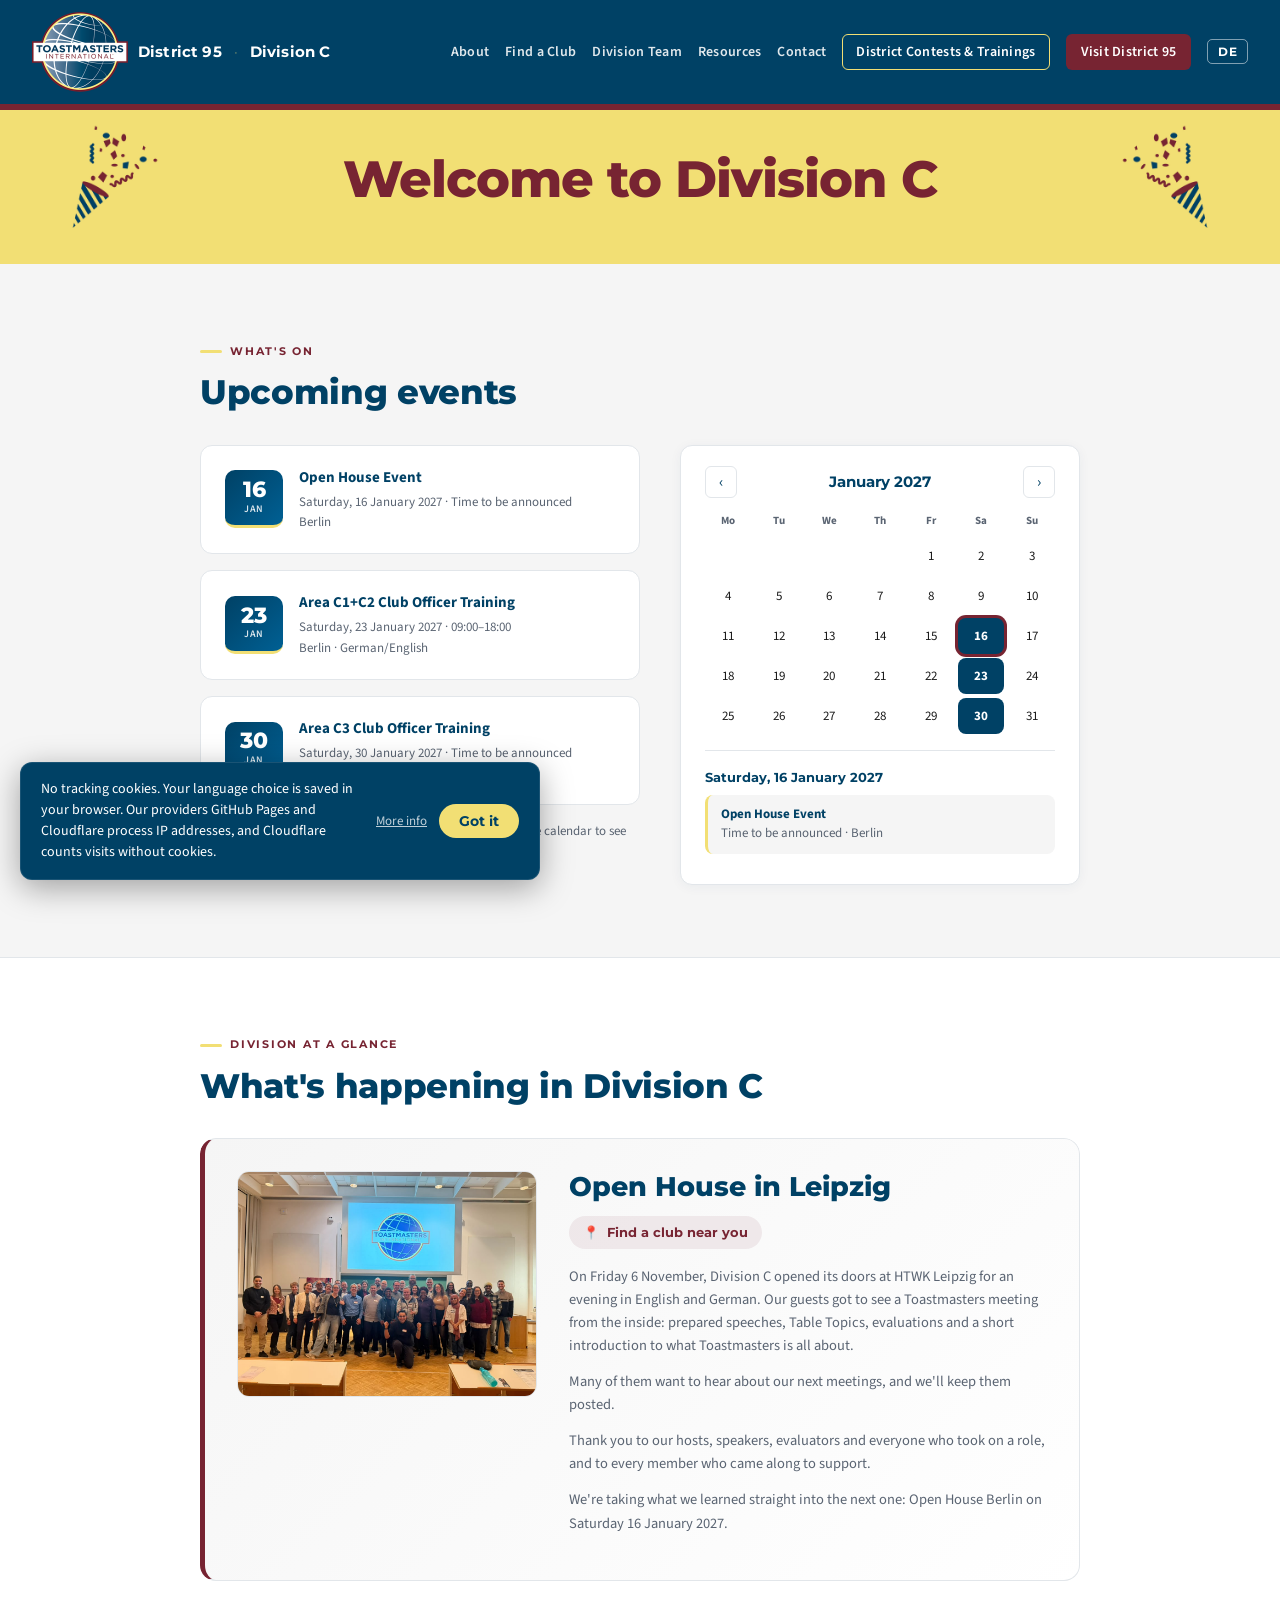
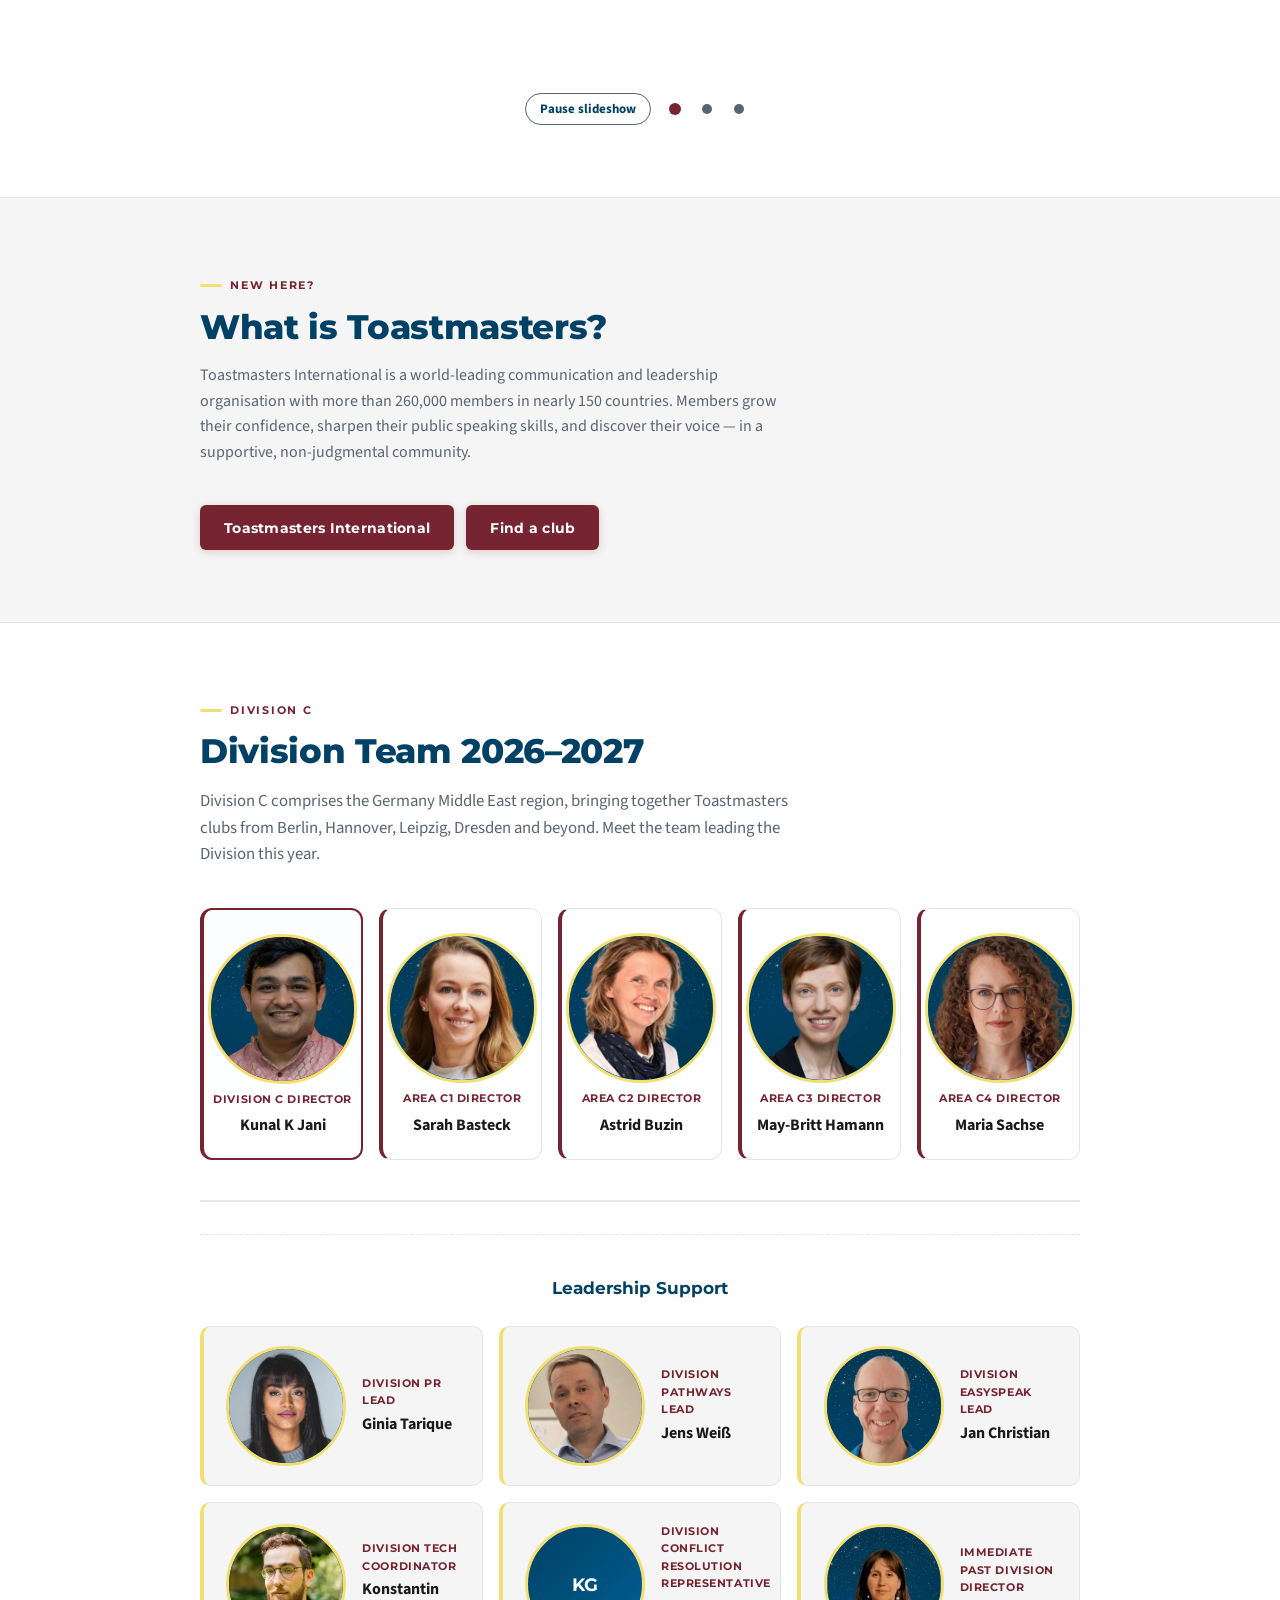
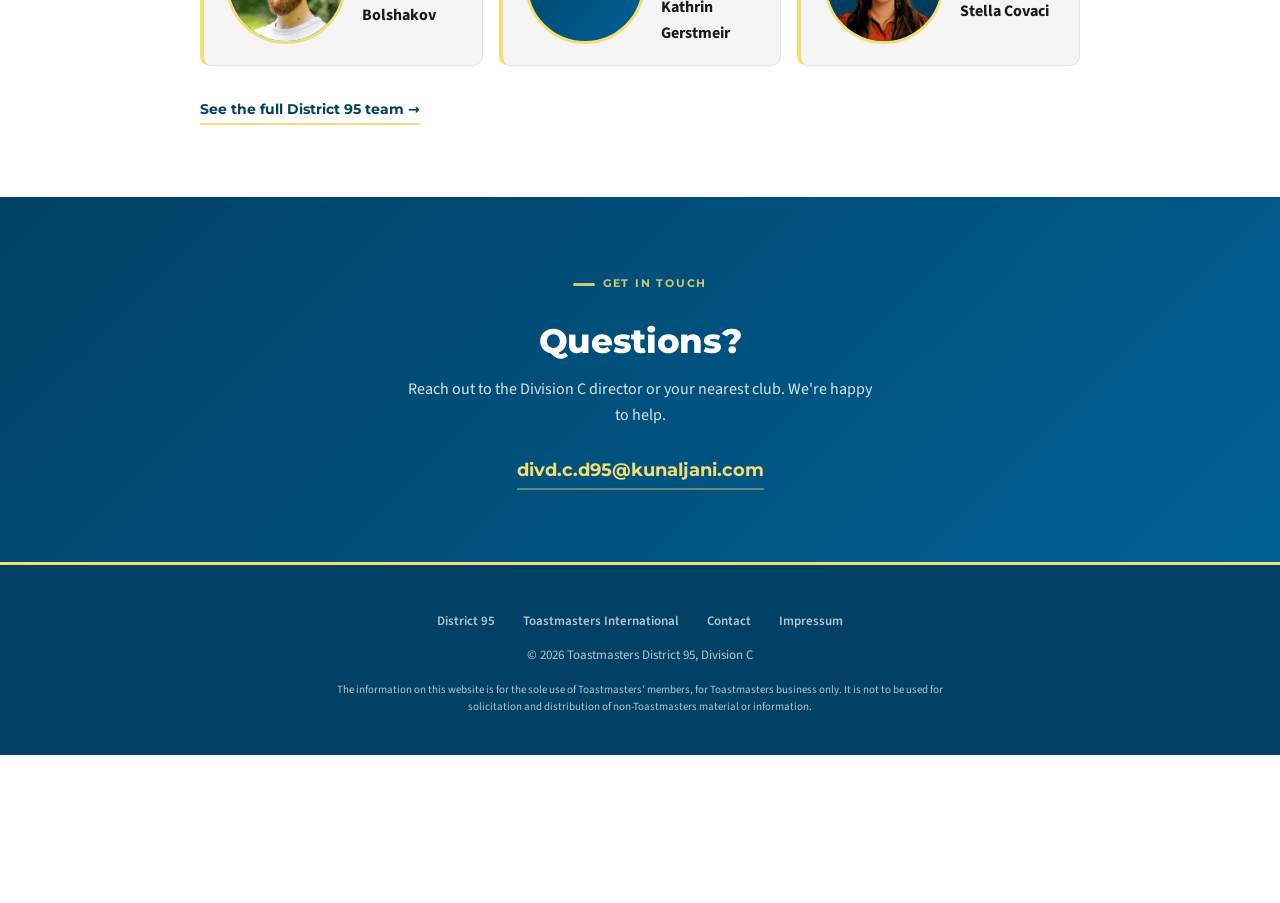
<file: index.html>
<!DOCTYPE html>
<html lang="en">
<head>
  <meta charset="UTF-8" />
  <!-- Security policy: only scripts, styles, images and fonts from this site (plus Cloudflare's visit counter) may load.
       Keep JavaScript in assets/*.js files: inline script blocks and onclick attributes are blocked by it. -->
  <meta http-equiv="Content-Security-Policy" content="default-src 'self'; script-src 'self' https://static.cloudflareinsights.com; style-src 'self' 'unsafe-inline'; img-src 'self'; font-src 'self'; connect-src 'self' https://cloudflareinsights.com; object-src 'none'; base-uri 'self'; form-action 'self'" />
  <meta name="viewport" content="width=device-width, initial-scale=1.0" />
  <title>Division C | D95 Toastmasters</title>
  <link rel="icon" type="image/png" href="assets/tm-logo.png" />
  <meta name="description" content="District 95 Division C — Toastmasters clubs across the Germany Middle East region. Find your voice." />
  <link rel="canonical" href="https://division-c.toastmasters-95.org/" />
  <meta property="og:type" content="website" />
  <meta property="og:site_name" content="Toastmasters District 95 · Division C" />
  <meta property="og:title" content="District 95 Division C" />
  <meta property="og:description" content="Toastmasters clubs in Berlin, Brandenburg, Lower Saxony and Saxony. Find a club, see upcoming events and meet the Division C team." />
  <meta property="og:url" content="https://division-c.toastmasters-95.org/" />
  <meta property="og:image" content="https://division-c.toastmasters-95.org/assets/og-image.png" />
  <meta property="og:image:width" content="1200" />
  <meta property="og:image:height" content="630" />
  <meta property="og:image:alt" content="Toastmasters District 95, Division C" />
  <meta name="twitter:card" content="summary_large_image" />
  <meta name="theme-color" content="#004165" />
  <link rel="preload" href="assets/fonts/montserrat-latin-wght-normal.woff2" as="font" type="font/woff2" crossorigin />
  <link rel="preload" href="assets/fonts/source-sans-3-latin-wght-normal.woff2" as="font" type="font/woff2" crossorigin />
  <!-- If German was chosen earlier, hide the page until site.js has translated it (see .lang-pending in site.css) -->
  <script src="assets/lang-init.js?v=1"></script>
  <link rel="stylesheet" href="assets/site.css" />
  <style>
    .team-avatar { font-family: var(--font-head); }
    /* Jump links and keyboard focus stop below the taller home-page menu */
    html { scroll-padding-top: 126px; }
    /* ── NAV (home page uses a taller bar with a larger logo) ── */
    nav {
      height: 110px;
      border-bottom: 6px solid var(--tm-maroon);
    }
    .nav-brand {
      position: relative;
      z-index: 101;
    }
    .nav-brand img { height: 96px; }
    /* ── WELCOME BANNER ── */
    .welcome-section {
      background: var(--tm-yellow);
      padding: 3rem 2rem 2rem;
      text-align: center;
      margin-top: -20px;
      position: relative;
      z-index: 99;
      overflow: hidden;
    }
    .welcome-confetti {
      position: absolute;
      top: 50%;
      transform: translateY(-50%);
      width: clamp(60px, 8vw, 120px);
      height: auto;
      z-index: 1;
    }
    .welcome-confetti.left { left: 5%; }
    .welcome-confetti.right { right: 5%; }
    .welcome-container {
      position: relative;
      z-index: 10;
    }
    .welcome-section h1 {
      font-size: clamp(2rem, 5vw, 3.2rem);
      color: var(--tm-maroon);
      font-weight: 800;
      margin-bottom: 0.75rem;
      letter-spacing: -0.02em;
    }
    /* ── BTN ── */
    .btn {
      display: inline-block;
      padding: 0.7rem 1.5rem;
      border-radius: 6px;
      font-size: 14px;
      font-weight: 700;
      font-family: var(--font-head);
      text-decoration: none;
      letter-spacing: 0.02em;
      transition: background 0.15s, transform 0.1s, box-shadow 0.15s;
    }
    .btn:hover { transform: translateY(-1px); }
    .btn:active { transform: translateY(0); }
    .btn-primary {
      background: var(--tm-maroon);
      color: white;
      box-shadow: 0 2px 8px rgba(119,36,50,0.2);
    }
    .btn-primary:hover { background: var(--tm-maroon-deep); }
    /* ── SECTION SHARED ── */
    section {
      padding: 4.5rem 2rem;
    }
    .container {
      max-width: 880px;
      margin: 0 auto;
    }
    h2 {
      font-size: clamp(1.6rem, 3vw, 2.1rem);
      font-weight: 800;
      line-height: 1.2;
      letter-spacing: -0.01em;
      margin-bottom: 1rem;
      color: var(--tm-blue);
    }
    /* ── WHAT IS TM ── */
    .what-section {
      background: var(--tm-fair);
      border-top: 1px solid var(--tm-border);
      border-bottom: 1px solid var(--tm-border);
    }
    /* ── DIVISION AT A GLANCE (CAROUSEL) ── */
    .glance-section {
      background: white;
    }
    .glance-viewport {
      overflow: hidden;
      margin-top: 2rem;
      border-radius: 16px;
      position: relative;
    }
    .glance-track {
      display: flex;
      transition: transform 0.6s cubic-bezier(0.4, 0, 0.2, 1);
    }
    .glance-slide {
      min-width: 100%;
      box-sizing: border-box;
    }
    .glance-card {
      display: grid;
      grid-template-columns: 300px 1fr;
      gap: 2rem;
      background: linear-gradient(135deg, var(--tm-fair) 0%, #ffffff 100%);
      border: 1px solid var(--tm-border);
      border-left: 5px solid var(--tm-maroon);
      border-radius: 16px;
      padding: 2rem;
      align-items: start;
    }
    .glance-img {
      width: 100%;
      border-radius: 12px;
      height: auto;
      object-fit: cover;
      max-height: 340px;
      background: var(--tm-fair);
      border: 1px solid var(--tm-border);
    }
    .glance-title {
      font-size: clamp(1.3rem, 2.5vw, 1.7rem);
      font-weight: 800;
      color: var(--tm-blue);
      font-family: var(--font-head);
      line-height: 1.2;
      margin-bottom: 0.75rem;
    }
    .glance-holder {
      display: inline-flex;
      align-items: center;
      gap: 8px;
      font-size: 13px;
      font-weight: 700;
      font-family: var(--font-head);
      color: var(--tm-maroon);
      background: rgba(119,36,50,0.08);
      padding: 6px 14px;
      border-radius: 20px;
      margin-bottom: 1rem;
      text-decoration: none;
      transition: background 0.15s;
    }
    .glance-holder:hover { background: rgba(119,36,50,0.15); }
    .glance-body {
      font-size: 14.5px;
      color: var(--tm-muted);
      line-height: 1.6;
    }
    .glance-body p { margin-bottom: 0.8rem; }
    .glance-body strong { color: var(--tm-blue); }
    .glance-body ul {
      margin: 0.5rem 0 0.8rem;
      padding-left: 1.2rem;
    }
    .glance-body li { margin-bottom: 0.35rem; }
    .glance-controls {
      display: flex;
      justify-content: center;
      align-items: center;
      gap: 0.5rem;
      margin-top: 1rem;
    }
    .glance-dots {
      display: flex;
      justify-content: center;
    }
    .glance-toggle {
      background: none;
      border: 1.5px solid var(--tm-muted);
      color: var(--tm-blue);
      border-radius: 16px;
      min-height: 32px;
      padding: 4px 14px;
      font-family: inherit;
      font-size: 13px;
      font-weight: 700;
      cursor: pointer;
    }
    .glance-toggle:hover { border-color: var(--tm-blue); }
    /* The button is a 32px tap target; the visible dot is drawn by ::before */
    .glance-dot {
      width: 32px;
      height: 32px;
      background: none;
      border: none;
      cursor: pointer;
      padding: 0;
      display: flex;
      align-items: center;
      justify-content: center;
    }
    .glance-dot::before {
      content: '';
      width: 10px;
      height: 10px;
      border-radius: 50%;
      background: var(--tm-muted);
      transition: background 0.2s, transform 0.2s;
    }
    .glance-dot.active::before {
      background: var(--tm-maroon);
      transform: scale(1.2);
    }
    @media (max-width: 700px) {
      .glance-card {
        grid-template-columns: 1fr;
        gap: 1.25rem;
        padding: 1.5rem;
      }
      .glance-img { max-height: 240px; }
    }
    .what-grid {
      display: grid;
      grid-template-columns: repeat(auto-fit, minmax(220px, 1fr));
      gap: 1.5rem;
      margin-top: 2.5rem;
    }
    .what-card {
      background: white;
      border-radius: 12px;
      padding: 1.6rem;
      border: 1px solid var(--tm-border);
      transition: transform 0.15s, box-shadow 0.15s;
    }
    .what-card:hover {
      transform: translateY(-3px);
      box-shadow: 0 8px 24px rgba(0,65,101,0.1);
    }
    .what-card-icon {
      width: 48px;
      height: 48px;
      border-radius: 10px;
      background: var(--tm-blue);
      display: flex;
      align-items: center;
      justify-content: center;
      font-size: 1.5rem;
      margin-bottom: 1rem;
    }
    .what-card h3 {
      font-size: 1.05rem;
      font-weight: 700;
      margin-bottom: 0.4rem;
      color: var(--tm-blue);
    }
    .what-card p {
      font-size: 14px;
      color: var(--tm-muted);
      line-height: 1.55;
    }
    /* ── DIVISION TEAM ── */
    .team-intro {
      font-size: 1.05rem;
      color: var(--tm-muted);
      max-width: 620px;
      margin-bottom: 2.5rem;
    }
    .team-grid {
      display: grid;
      grid-template-columns: repeat(auto-fit, minmax(150px, 1fr));
      gap: 1rem;
    }
    .team-card {
      border: 1px solid var(--tm-border);
      border-left: 4px solid var(--tm-maroon);
      border-radius: 12px;
      padding: 1.5rem 0.25rem 1.4rem; /* narrow side padding leaves room for the 150px photo */
      text-align: center;
      display: flex;
      flex-direction: column;
      align-items: center;
      gap: 8px;
      background: white;
      min-width: 0;
      transition: transform 0.15s, box-shadow 0.15s;
    }
    .team-card:hover {
      transform: translateY(-3px);
      box-shadow: 0 8px 24px rgba(0,65,101,0.1);
    }
    .team-card.director {
      border-color: var(--tm-maroon);
      border-width: 2px;
      border-left-width: 4px;
      background: linear-gradient(180deg, #fbfdff 0%, #ffffff 100%);
    }
    .team-avatar {
      width: 100%;
      max-width: 150px;
      aspect-ratio: 1;
      overflow: hidden; /* lets aspect-ratio win over the photo's own height */
      height: auto;
      border-radius: 50%;
      background: linear-gradient(135deg, var(--tm-blue) 0%, var(--tm-blue-deep) 100%);
      color: white;
      font-weight: 700;
      font-size: 1.15rem;
      display: flex;
      align-items: center;
      justify-content: center;
      letter-spacing: 0.03em;
      border: 3px solid var(--tm-yellow);
    }
    .team-card.director .team-avatar {
      background: linear-gradient(135deg, var(--tm-maroon) 0%, var(--tm-maroon-deep) 100%);
    }
    .team-role {
      font-size: 11px;
      letter-spacing: 0.05em;
      text-transform: uppercase;
      color: var(--tm-maroon);
      font-weight: 700;
      font-family: var(--font-head);
      line-height: 1.4;
    }
    .team-name {
      font-weight: 700;
      font-size: 16px;
      line-height: 1.3;
      color: var(--tm-text);
    }
    .team-leads {
      display: grid;
      grid-template-columns: repeat(auto-fit, minmax(280px, 1fr));
      gap: 1rem;
      margin-top: 1rem;
    }
    .lead-card {
      border: 1px solid var(--tm-border);
      border-left: 4px solid var(--tm-yellow);
      border-radius: 10px;
      padding: 1.2rem 1.4rem;
      background: var(--tm-fair);
      display: flex;
      align-items: center;
      gap: 1rem;
    }
    .team-avatar img, .lead-avatar img {
      width: 100%;
      height: 100%;
      border-radius: 50%;
      object-fit: cover;
    }

    .lead-avatar {
      width: 120px;
      height: 120px;
      border-radius: 50%;
      background: linear-gradient(135deg, var(--tm-blue) 0%, var(--tm-blue-deep) 100%);
      color: white;
      font-family: var(--font-head);
      font-weight: 700;
      font-size: 1.15rem;
      display: flex;
      align-items: center;
      justify-content: center;
      border: 3px solid var(--tm-yellow);
      flex-shrink: 0;
    }
    .lead-card > div:last-child {
      display: flex;
      flex-direction: column;
      gap: 2px;
      min-width: 0;
    }
    .lead-role {
      font-size: 11px;
      letter-spacing: 0.05em;
      text-transform: uppercase;
      color: var(--tm-maroon);
      font-weight: 700;
      font-family: var(--font-head);
    }
    .lead-name {
      font-weight: 700;
      font-size: 16px;
      color: var(--tm-text);
    }
    .team-district-link {
      display: inline-block;
      margin-top: 1.5rem;
      font-size: 14px;
      font-weight: 700;
      font-family: var(--font-head);
      color: var(--tm-blue);
      text-decoration: none;
      border-bottom: 2px solid var(--tm-yellow);
      padding: 8px 0 2px;
      transition: color 0.15s;
    }
    .team-district-link:hover { color: var(--tm-blue-deep); }
    /* ── EVENTS ── */
    .events-section {
      background: var(--tm-fair);
      border-bottom: 1px solid var(--tm-border);
    }
    .events-grid {
      display: grid;
      grid-template-columns: 1.1fr 1fr;
      gap: 2.5rem;
      margin-top: 2rem;
      align-items: start;
    }
    .event-card {
      background: white;
      border: 1px solid var(--tm-border);
      border-radius: 12px;
      padding: 1.25rem 1.5rem;
      display: flex;
      gap: 1rem;
      align-items: center;
      margin-bottom: 1rem;
      cursor: pointer;
      transition: border-color 0.15s, box-shadow 0.15s, transform 0.15s;
    }
    .event-card:hover {
      border-color: var(--tm-blue);
      box-shadow: 0 6px 20px rgba(0,65,101,0.1);
      transform: translateY(-2px);
    }
    .event-date {
      background: linear-gradient(135deg, var(--tm-blue) 0%, var(--tm-blue-deep) 100%);
      color: white;
      border-radius: 10px;
      width: 58px;
      height: 58px;
      display: flex;
      flex-direction: column;
      align-items: center;
      justify-content: center;
      flex-shrink: 0;
      border-bottom: 3px solid var(--tm-yellow);
    }
    .event-date .day {
      font-size: 1.35rem;
      font-weight: 800;
      font-family: var(--font-head);
      line-height: 1;
    }
    .event-date .month {
      font-size: 10px;
      text-transform: uppercase;
      letter-spacing: 0.06em;
      opacity: 0.85;
      font-weight: 600;
    }
    .event-details .event-name {
      font-weight: 700;
      font-size: 15px;
      margin-bottom: 2px;
      color: var(--tm-blue);
    }
    .event-details .event-meta {
      font-size: 13px;
      color: var(--tm-muted);
    }
    .event-register-btn {
      display: inline-block;
      margin-top: 8px;
      background: var(--tm-maroon);
      color: white;
      font-family: var(--font-head);
      font-weight: 700;
      font-size: 12.5px;
      letter-spacing: 0.02em;
      padding: 6px 16px;
      border-radius: 6px;
      text-decoration: none;
      transition: background 0.15s;
    }
    .event-register-btn:hover { background: var(--tm-maroon-deep); }
    /* Wrapper for one or more register buttons on an event card, laid out side by side */
    .event-register-group {
      display: flex;
      gap: 8px;
      flex-wrap: wrap;
      margin-top: 8px;
    }
    .event-register-group .event-register-btn {
      margin-top: 0;
    }
    .events-more-note {
      font-size: 13px;
      color: var(--tm-muted);
      margin-top: 1rem;
    }
    .calendar-card {
      background: white;
      border: 1px solid var(--tm-border);
      border-radius: 12px;
      padding: 1.25rem 1.5rem 1.5rem;
      box-shadow: 0 2px 12px rgba(0,65,101,0.05);
    }
    .calendar-nav {
      display: flex;
      align-items: center;
      justify-content: space-between;
      margin-bottom: 0.9rem;
    }
    .calendar-header {
      font-weight: 700;
      font-size: 15px;
      font-family: var(--font-head);
      text-align: center;
      color: var(--tm-blue);
    }
    .cal-nav-btn {
      background: none;
      border: 1px solid var(--tm-border);
      border-radius: 6px;
      width: 32px;
      height: 32px;
      font-size: 16px;
      line-height: 1;
      color: var(--tm-blue);
      cursor: pointer;
      font-family: inherit;
      transition: background 0.15s, border-color 0.15s, color 0.15s;
    }
    .cal-nav-btn:hover {
      background: var(--tm-blue);
      border-color: var(--tm-blue);
      color: white;
    }
    .calendar-grid {
      display: grid;
      grid-template-columns: repeat(7, 1fr);
      gap: 4px;
      text-align: center;
    }
    .calendar-grid .cal-dow {
      font-size: 11px;
      font-weight: 700;
      color: var(--tm-muted);
      padding-bottom: 4px;
    }
    .calendar-grid .cal-day {
      font-size: 13px;
      padding: 9px 0;
      border-radius: 8px;
      color: var(--tm-text);
      background: none;
      border: none;
      font-family: inherit;
      cursor: pointer;
      transition: background 0.15s;
    }
    .calendar-grid .cal-day:hover {
      background: var(--tm-fair);
    }
    .calendar-grid .cal-day.empty {
      visibility: hidden;
      pointer-events: none;
    }
    .calendar-grid .cal-day.event {
      background: var(--tm-blue);
      color: white;
      font-weight: 700;
    }
    .calendar-grid .cal-day.event:hover {
      background: var(--tm-blue-deep);
    }
    .calendar-grid .cal-day.selected {
      box-shadow: 0 0 0 3px var(--tm-maroon);
    }
    .calendar-grid .cal-day.today:not(.event) {
      color: var(--tm-maroon);
      font-weight: 700;
    }
    .cal-events {
      margin-top: 1rem;
      padding-top: 1rem;
      border-top: 1px solid var(--tm-border);
    }
    .cal-events-title {
      font-size: 13px;
      font-weight: 700;
      font-family: var(--font-head);
      margin-bottom: 0.5rem;
      color: var(--tm-blue);
    }
    .cal-event-item {
      font-size: 13px;
      color: var(--tm-muted);
      padding: 0.6rem 0.8rem;
      background: var(--tm-fair);
      border-left: 3px solid var(--tm-yellow);
      border-radius: 8px;
      margin-bottom: 6px;
      line-height: 1.5;
    }
    .cal-event-item strong {
      color: var(--tm-blue);
      display: block;
    }
    .cal-event-item .cal-register {
      display: inline-block;
      margin-top: 6px;
      padding: 8px 0 3px;
      color: var(--tm-maroon);
      font-weight: 700;
      text-decoration: none;
      border-bottom: 1.5px solid var(--tm-maroon);
    }
    /* Wrapper for one or more register links in the calendar day panel, laid out side by side */
    .cal-register-group {
      display: flex;
      gap: 14px;
      flex-wrap: wrap;
    }
    .cal-register-group .cal-register {
      margin-top: 0;
    }
    .cal-no-events {
      font-size: 13px;
      color: var(--tm-muted);
    }
    /* ── CONTACT ── */
    .contact-section {
      background: linear-gradient(135deg, var(--tm-blue) 0%, var(--tm-blue-deep) 100%);
      color: white;
      text-align: center;
    }
    .contact-section h2 { color: white; }
    .contact-section .section-label { color: var(--tm-yellow); }
    .contact-section .section-label::before { background: var(--tm-yellow); }
    .contact-section p {
      opacity: 0.85;
      margin-bottom: 1.75rem;
      max-width: 480px;
      margin-left: auto;
      margin-right: auto;
    }
    .contact-email {
      display: inline-block;
      color: var(--tm-yellow);
      font-size: 1.1rem;
      font-weight: 700;
      font-family: var(--font-head);
      text-decoration: none;
      border-bottom: 2px solid rgba(242,223,116,0.4);
      padding-bottom: 3px;
      transition: border-color 0.15s;
      word-break: break-all;
    }
    .contact-email:hover { border-color: var(--tm-yellow); }
    .what-intro { color: var(--tm-muted); max-width: 580px; }
    .what-actions { margin-top: 2.5rem; display: flex; gap: 12px; flex-wrap: wrap; }
    .team-separator { margin: 2.5rem 0; padding: 1rem 0; border-top: 2px solid var(--tm-border); border-bottom: 1px dashed var(--tm-border); }
    .team-subheading { font-size: 1.05rem; font-weight: 700; color: var(--tm-blue); margin-bottom: 1.5rem; text-align: center; }
    /* ── PRIVACY BANNER ── */
    .privacy-banner {
      display: none;
      position: fixed;
      bottom: 20px;
      left: 20px;
      right: 20px;
      max-width: 520px;
      background: var(--tm-blue);
      color: white;
      padding: 1rem 1.25rem;
      border-radius: 12px;
      box-shadow: 0 8px 32px rgba(0,0,0,0.35);
      z-index: 1000;
      border: 1px solid rgba(255,255,255,0.1);
      align-items: center;
      gap: 1rem;
      flex-wrap: wrap;
    }
    .privacy-banner.show { display: flex; }
    .privacy-banner p { flex: 1; min-width: 200px; font-size: 14px; line-height: 1.5; }
    .privacy-actions { display: flex; align-items: center; gap: 0.75rem; flex-shrink: 0; }
    .privacy-actions a { color: rgba(255,255,255,0.75); font-size: 13px; text-decoration: underline; white-space: nowrap; }
    .privacy-actions button { background: var(--tm-yellow); color: var(--tm-blue); border: none; font-family: var(--font-head); font-weight: 700; font-size: 14px; padding: 8px 20px; border-radius: 20px; cursor: pointer; white-space: nowrap; }
    /* ── RESPONSIVE ── */
    @media (max-width: 768px) {
      /* Keep the heading clear of the confetti on narrow screens */
      .welcome-container {
        padding-left: 52px;
        padding-right: 52px;
      }
      .welcome-confetti { width: 56px; }
      .welcome-confetti.left { left: 3%; }
      .welcome-confetti.right { right: 3%; }
    }
    @media (max-width: 1240px) {
      .nav-links {
        top: 110px;
        padding: 0.75rem 0 1.25rem;
        max-height: calc(100vh - 110px);
        max-height: calc(100dvh - 110px);
      }
    }
    /* Older browsers without aspect-ratio (e.g. iOS 14): fixed-size circles */
    @supports not (aspect-ratio: 1) {
      .team-avatar { width: 130px; height: 130px; }
    }
    /* Medium desktop widths: drop "Region 10" and tighten link spacing so the menu fits on one line */
    @media (min-width: 1241px) and (max-width: 1400px) {
      .nav-brand .brand-extra { display: none; }
      .nav-links { gap: 1rem; }
    }
    @media (max-width: 600px) {
      .nav-brand .brand-extra { display: none; }
      section { padding: 3rem 1.25rem; }
      .events-grid { grid-template-columns: 1fr; }
      .what-grid { grid-template-columns: 1fr; }
      .team-grid { grid-template-columns: 1fr; } /* one team member per row on phones */
      .team-leads { grid-template-columns: 1fr; }
      .lead-card {
        flex-direction: column;
        text-align: center;
        gap: 0.8rem;
      }
      .lead-card > div:last-child {
        flex-direction: column;
        align-items: center;
      }
    }
    @media (max-width: 380px) {
      /* Smaller logo keeps the menu button on screen; smaller heading avoids a four-line wrap */
      .nav-brand img { height: 56px; }
      .welcome-container { padding-left: 44px; padding-right: 44px; }
      .welcome-section h1 { font-size: 1.6rem; }
    }
  </style>
</head>
<body>
  <!-- NAV -->
  <nav id="top">
    <a class="nav-brand" href="#">
      <img src="assets/tm-logo.png" width="192" height="192"
           data-hide-on-error
           alt="Toastmasters logo" />
      <span class="brand-extra">Region 10
      <span class="divider">·</span></span>
      District 95
      <span class="divider">·</span>
      Division C
    </a>
    <button class="nav-toggle" id="nav-toggle" aria-label="Menu" aria-expanded="false">
      <span></span><span></span><span></span>
    </button>
    <ul class="nav-links" id="nav-links">
      <li><a href="#toastmasters" data-en="About" data-de="Über uns">About</a></li>
      <li><a href="clubs.html" data-en="Find a Club" data-de="Club finden">Find a Club</a></li>
      <li><a href="#team" data-en="Division Team" data-de="Division Team">Division Team</a></li>
      <li><a href="resources.html" data-en="Resources" data-de="Ressourcen">Resources</a></li>
      <li><a href="#contact" data-en="Contact" data-de="Kontakt">Contact</a></li>
      <li><a href="https://docs.google.com/spreadsheets/d/17ZKq1rzYZ16j7hnbis9P9YJxOB51sbXQwKV322v5SZ0/edit?gid=0#gid=0" class="nav-ct-btn" target="_blank" rel="noopener" data-en="District Contests &amp; Trainings" data-de="District Contests &amp; Trainings">District Contests &amp; Trainings</a></li>
      <li><a href="https://toastmasters-95.org" class="nav-visit-btn" target="_blank" rel="noopener" data-en="Visit District 95" data-de="District 95 besuchen">Visit District 95</a></li>
      <li><button id="lang-toggle" class="lang-toggle">DE</button></li>
    </ul>
  </nav>
  <!-- PRIVACY NOTICE BANNER (fixed to the bottom of the screen; placed here so keyboard users reach "Got it" early) -->
  <div id="privacy-banner" class="privacy-banner" role="region" aria-label="Privacy notice">
    <p data-en="No tracking cookies. Your language choice is saved in your browser. Our providers GitHub Pages and Cloudflare process IP addresses, and Cloudflare counts visits without cookies." data-de="Keine Tracking-Cookies. Deine Spracheinstellung wird in deinem Browser gespeichert. Unsere Dienstleister GitHub Pages und Cloudflare verarbeiten IP-Adressen; Cloudflare zählt Besuche ohne Cookies.">No tracking cookies. Your language choice is saved in your browser. Our providers GitHub Pages and Cloudflare process IP addresses, and Cloudflare counts visits without cookies.</p>
    <div class="privacy-actions">
      <a href="impressum.html" data-en="More info" data-de="Mehr Infos">More info</a>
      <button type="button" id="privacy-dismiss" data-en="Got it" data-de="Verstanden">Got it</button>
    </div>
  </div>
<!-- WELCOME BANNER WITH STATIC CONFETTI -->
  <section class="welcome-section">
    <img class="welcome-confetti left" src="assets/right-confetti.png" alt="" width="240" height="240" />
    <img class="welcome-confetti right" src="assets/left-confetti.png" alt="" width="240" height="240" />
    <div class="container welcome-container">
      <h1 data-en="Welcome to Division C" data-de="Willkommen in Division C">Welcome to Division C</h1>
    </div>
  </section>

  <!-- EVENTS -->
  <section class="events-section" id="events">
    <div class="container">
      <p class="section-label" data-en="What's on" data-de="Was steht an">What's on</p>
      <h2 data-en="Upcoming events" data-de="Kommende Veranstaltungen">Upcoming events</h2>
      <div class="events-grid">
        <div>
          <div id="event-list"></div>
          <p class="events-more-note" data-en="More events and links will be added here soon. Tap a date in the calendar to see that day's events." data-de="Weitere Veranstaltungen und Links folgen in Kürze. Tippe auf ein Datum im Kalender, um die Veranstaltungen dieses Tages zu sehen.">More events and links will be added here soon. Tap a date in the calendar to see that day's events.</p>
        </div>
        <div class="calendar-card">
          <div class="calendar-nav">
            <button type="button" class="cal-nav-btn" id="cal-prev" aria-label="Previous month">&#8249;</button>
            <div class="calendar-header" id="cal-title" aria-live="polite"></div>
            <button type="button" class="cal-nav-btn" id="cal-next" aria-label="Next month">&#8250;</button>
          </div>
          <div class="calendar-grid" id="cal-grid"></div>
          <div class="cal-events" id="cal-day-events" aria-live="polite"></div>
        </div>
      </div>
    </div>
  </section>
  <!-- DIVISION AT A GLANCE (CAROUSEL) -->
  <section class="glance-section" id="glance">
    <div class="container">
      <p class="section-label" data-en="Division at a glance" data-de="Division auf einen Blick">Division at a glance</p>
      <h2 data-en="What's happening in Division C" data-de="Was in Division C passiert">What's happening in Division C</h2>
      <div class="glance-viewport">
        <div class="glance-track" id="glance-track">
          <!-- Slide 1: Open House Leipzig -->
          <div class="glance-slide">
            <div class="glance-card">
              <img class="glance-img" src="assets/open-house-leipzig-2026.jpg" alt="Group photo from the Open House in Leipzig" width="1080" height="810" loading="lazy" data-hide-on-error />
              <div>
                <div class="glance-title">Open House in Leipzig</div>
                <a class="glance-holder" href="clubs.html">
                  📍 <span data-en="Find a club near you" data-de="Finde einen Club in deiner Nähe">Find a club near you</span>
                </a>
                <div class="glance-body">
                  <p data-en="On Friday 6 November, Division C opened its doors at HTWK Leipzig for an evening in English and German. Our guests got to see a Toastmasters meeting from the inside: prepared speeches, Table Topics, evaluations and a short introduction to what Toastmasters is all about."
                     data-de="Am Freitag, 6. November, hat Division C an der HTWK Leipzig ihre Türen geöffnet – für einen Abend auf Englisch und Deutsch. Unsere Gäste haben ein Toastmasters-Meeting von innen erlebt: vorbereitete Reden, Table Topics, Evaluations und eine kurze Einführung, worum es bei Toastmasters geht.">On Friday 6 November, Division C opened its doors at HTWK Leipzig for an evening in English and German. Our guests got to see a Toastmasters meeting from the inside: prepared speeches, Table Topics, evaluations and a short introduction to what Toastmasters is all about.</p>
                  <p data-en="Many of them want to hear about our next meetings, and we'll keep them posted."
                     data-de="Viele von ihnen möchten über die nächsten Meetings informiert werden, und wir halten sie auf dem Laufenden.">Many of them want to hear about our next meetings, and we'll keep them posted.</p>
                  <p data-en="Thank you to our hosts, speakers, evaluators and everyone who took on a role, and to every member who came along to support."
                     data-de="Danke an unsere Hosts, Speaker, Evaluators und alle, die eine Rolle übernommen haben – und an jedes Mitglied, das zur Unterstützung gekommen ist.">Thank you to our hosts, speakers, evaluators and everyone who took on a role, and to every member who came along to support.</p>
                  <p data-en="We're taking what we learned straight into the next one: Open House Berlin on Saturday 16 January 2027."
                     data-de="Was wir gelernt haben, nehmen wir direkt mit ins nächste: Open House Berlin am Samstag, 16. Januar 2027.">We're taking what we learned straight into the next one: Open House Berlin on Saturday 16 January 2027.</p>
                </div>
              </div>
            </div>
          </div>
          <!-- Slide 2: Wanderpokal -->
          <div class="glance-slide">
            <div class="glance-card">
              <img class="glance-img" src="assets/trophy.jpg" alt="Wanderpokal (traveling trophy)" width="640" height="1142" loading="lazy" data-hide-on-error />
              <div>
                <div class="glance-title">Wanderpokal | Traveling Cup</div>
                <a class="glance-holder" href="https://centerberlin-toastmasters.de/" target="_blank" rel="noopener">
                  🏆 <span data-en="Currently at: Center Berlin Toastmasters" data-de="Aktuell bei: Center Berlin Toastmasters">Currently at: Center Berlin Toastmasters</span>
                </a>
                <div class="glance-body">
                  <p data-en="To earn the trophy, another club has to visit the current trophy holder. During the visit, one member delivers a prepared speech while another serves as the General Evaluator. This initiative was designed to promote collaboration, mutual learning, and valuable feedback between clubs. The trophy was originally introduced by Jürgen Hall during his term as Area Director. Its purpose was to encourage exchange and strengthen the sense of community between clubs."
                     data-de="Um den Pokal zu gewinnen, muss ein anderer Club den aktuellen Pokalträger besuchen. Während des Besuchs hält ein Mitglied eine vorbereitete Rede, während ein anderes als General Evaluator fungiert. Diese Initiative wurde ins Leben gerufen, um Zusammenarbeit, gegenseitiges Lernen und wertvolles Feedback zwischen den Clubs zu fördern. Der Pokal wurde ursprünglich von Jürgen Hall während seiner Amtszeit als Area Director eingeführt. Sein Zweck war es, den Austausch zu fördern und das Gemeinschaftsgefühl zwischen den Clubs zu stärken.">To earn the trophy, another club has to visit the current trophy holder. During the visit, one member delivers a prepared speech while another serves as the General Evaluator. This initiative was designed to promote collaboration, mutual learning, and valuable feedback between clubs. The trophy was originally introduced by Jürgen Hall during his term as Area Director. Its purpose was to encourage exchange and strengthen the sense of community between clubs.</p>
                  <p><strong data-en="The rules" data-de="Die Regeln">The rules</strong></p>
                  <ul>
                    <li data-en="Two members of a club must attend a club night of the club that currently has the traveling trophy." data-de="Zwei Mitglieder eines Club müssen einen Clubabend des Clubs besuchen, der den Wanderpokal gerade hat.">Two members of a club must attend a club night of the club that currently has the traveling trophy.</li>
                    <li data-en="One member must give a speech." data-de="Ein Mitglied muss eine Rede halten.">One member must give a speech.</li>
                    <li data-en="The other member must do the overall judging." data-de="Das andere Mitglied muss die Gesamtbewertung übernehmen.">The other member must do the overall judging.</li>
                    <li data-en="Then they can take the cup back to their club and proudly present it. Until it moves on again :)" data-de="Dann können sie den Pokal mit in ihren Club nehmen und ihn stolz präsentieren. Bis er wieder weiter wandert :)">Then they can take the cup back to their club and proudly present it. Until it moves on again :)</li>
                  </ul>
                </div>
              </div>
            </div>
          </div>
          <!-- Slide 3: 100% Club Success Plan Submission -->
          <div class="glance-slide">
            <div class="glance-card">
              <img class="glance-img" src="assets/csp-100-percent.jpg" alt="100% Club Success Plan Submission" width="640" height="800" loading="lazy" data-hide-on-error />
              <div>
                <div class="glance-title" data-en="100% Club Success Plan Submission!" data-de="100% Abgabe des Club Success Plans!">100% Club Success Plan Submission!</div>
                <div class="glance-body">
                  <p data-en="A remarkable achievement for Division C! 100% Club Success Plan submission – and every single person played a part in making it happen!"
                     data-de="Eine bemerkenswerte Leistung für Division C! 100% Abgabe des Club Success Plans – und jede einzelne Person hat dazu beigetragen!">A remarkable achievement for Division C! 100% Club Success Plan submission – and every single person played a part in making it happen!</p>
                  <p data-en="A heartfelt thank you to all Club Presidents, Club Officers, and Area Directors for taking responsibility, staying committed, and working together towards our shared goals."
                     data-de="Ein herzliches Dankeschön an alle Club Presidents, Club Officers und Area Directors für die Übernahme von Verantwortung, das Engagement und die gemeinsame Arbeit an unseren Zielen.">A heartfelt thank you to all Club Presidents, Club Officers, and Area Directors for taking responsibility, staying committed, and working together towards our shared goals.</p>
                  <p data-en="This achievement shows what is possible when everyone contributes, takes ownership, and supports one another. Every club, every officer, and every individual made a difference."
                     data-de="Diese Leistung zeigt, was möglich ist, wenn jeder mitwirkt, Verantwortung übernimmt und sich gegenseitig unterstützt. Jeder Club, jeder Officer und jede einzelne Person hat einen Unterschied gemacht.">This achievement shows what is possible when everyone contributes, takes ownership, and supports one another. Every club, every officer, and every individual made a difference.</p>
                  <p data-en="We are proud of what we have accomplished together and grateful to be part of such a dedicated and inspiring team."
                     data-de="Wir sind stolz auf das, was wir gemeinsam erreicht haben, und dankbar, Teil eines so engagierten und inspirierenden Teams zu sein.">We are proud of what we have accomplished together and grateful to be part of such a dedicated and inspiring team.</p>
                  <p data-en="Together, we grow. Together, we succeed. #EmpoweringExcellence"
                     data-de="Gemeinsam wachsen wir. Gemeinsam sind wir erfolgreich. #EmpoweringExcellence">Together, we grow. Together, we succeed. #EmpoweringExcellence</p>
                </div>
              </div>
            </div>
          </div>
          <!-- Add more slides here as needed -->
        </div>
      </div>
      <div class="glance-controls">
        <button type="button" class="glance-toggle" id="glance-toggle" hidden>Pause</button>
        <div class="glance-dots" id="glance-dots"></div>
      </div>
    </div>
  </section>
  <!-- WHAT IS TOASTMASTERS -->
  <section class="what-section" id="toastmasters">
    <div class="container">
      <p class="section-label" data-en="New here?" data-de="Neu hier?">New here?</p>
      <h2 data-en="What is Toastmasters?" data-de="Was ist Toastmasters?">What is Toastmasters?</h2>
      <p class="what-intro"
         data-en="Toastmasters International is a world-leading communication and leadership organisation with more than 260,000 members in nearly 150 countries. Members grow their confidence, sharpen their public speaking skills, and discover their voice — in a supportive, non-judgmental community."
         data-de="Toastmasters International ist eine weltweit führende Organisation für Kommunikation und Führungskompetenz mit mehr als 260.000 Mitgliedern in fast 150 Ländern. Mitglieder stärken ihr Selbstvertrauen, verbessern ihre Redefähigkeiten und finden ihre eigene Stimme — in einer unterstützenden, wertschätzenden Gemeinschaft.">
        Toastmasters International is a world-leading communication and leadership organisation
        with more than 260,000 members in nearly 150 countries. Members grow their confidence, sharpen their
        public speaking skills, and discover their voice — in a supportive, non-judgmental community.
      </p>
      <div class="what-actions">
        <a href="https://www.toastmasters.org" class="btn btn-primary" target="_blank" rel="noopener">Toastmasters International</a>
        <a href="clubs.html" class="btn btn-primary" data-en="Find a club" data-de="Club finden">Find a club</a>
      </div>
    </div>
  </section>
  <!-- DIVISION TEAM -->
  <section id="team">
    <div class="container">
      <p class="section-label">Division C</p>
      <h2 data-en="Division Team 2026–2027" data-de="Division Team 2026–2027">Division Team 2026–2027</h2>
      <p class="team-intro" data-en="Division C comprises the Germany Middle East region, bringing together Toastmasters clubs from Berlin, Hannover, Leipzig, Dresden and beyond. Meet the team leading the Division this year." data-de="Division C umfasst die Region Germany Middle East und vereint Toastmasters-Clubs aus Berlin, Hannover, Leipzig, Dresden und Umgebung. Lerne das Team kennen, das die Division in diesem Jahr leitet.">
        Division C comprises the Germany Middle East region, bringing together Toastmasters clubs
        from Berlin, Hannover, Leipzig, Dresden and beyond. Meet the team leading the Division this year.
      </p>
      <div class="team-grid">
        <div class="team-card director">
          <div class="team-avatar"><img src="assets/KJ.jpg" width="320" height="360" loading="lazy" alt="Kunal K Jani" /></div>
          <div class="team-role">Division C Director</div>
          <div class="team-name">Kunal K Jani</div>
        </div>
        <div class="team-card">
          <div class="team-avatar"><img src="assets/SB.jpg" width="320" height="360" loading="lazy" alt="Sarah Basteck" /></div>
          <div class="team-role">Area C1 Director</div>
          <div class="team-name">Sarah Basteck</div>
        </div>
        <div class="team-card">
          <div class="team-avatar"><img src="assets/AB.jpg" width="320" height="360" loading="lazy" alt="Astrid Buzin" /></div>
          <div class="team-role">Area C2 Director</div>
          <div class="team-name">Astrid Buzin</div>
        </div>
        <div class="team-card">
          <div class="team-avatar"><img src="assets/MBH.jpg" width="320" height="360" loading="lazy" alt="May-Britt Hamann" /></div>
          <div class="team-role">Area C3 Director</div>
          <div class="team-name">May-Britt Hamann</div>
        </div>
        <div class="team-card">
          <div class="team-avatar"><img src="assets/MS.jpg" width="320" height="360" loading="lazy" alt="Maria Sachse" /></div>
          <div class="team-role">Area C4 Director</div>
          <div class="team-name">Maria Sachse</div>
        </div>
      </div>
      <div class="team-separator"></div>
      <h3 class="team-subheading" data-en="Leadership Support" data-de="Leadership Support">Leadership Support</h3>
      <div class="team-leads">
        <div class="lead-card">
          <div class="lead-avatar"><img src="assets/GT.jpeg" width="320" height="321" loading="lazy" alt="Ginia Tarique" /></div>
          <div>
            <span class="lead-role">Division PR Lead</span>
            <span class="lead-name">Ginia Tarique</span>
          </div>
        </div>
        <div class="lead-card">
          <div class="lead-avatar"><img src="assets/JW.jpeg" width="320" height="360" loading="lazy" alt="Jens Weiß" /></div>
          <div>
            <span class="lead-role">Division Pathways Lead</span>
            <span class="lead-name">Jens Weiß</span>
          </div>
        </div>
        <div class="lead-card">
          <div class="lead-avatar"><img src="assets/JC.jpeg" width="320" height="338" loading="lazy" alt="Jan Christian" /></div>
          <div>
            <span class="lead-role">Division EasySpeak Lead</span>
            <span class="lead-name">Jan Christian</span>
          </div>
        </div>
        <div class="lead-card">
          <div class="lead-avatar"><img src="assets/KB.jpg" width="320" height="316" loading="lazy" alt="Konstantin Bolshakov" /></div>
          <div>
            <span class="lead-role">Division Tech Coordinator</span>
            <span class="lead-name">Konstantin Bolshakov</span>
          </div>
        </div>
        <div class="lead-card">
          <div class="lead-avatar">KG</div>
          <div>
            <span class="lead-role">Division Conflict Resolution Representative</span>
            <span class="lead-name">Kathrin Gerstmeir</span>
          </div>
        </div>
        <div class="lead-card">
          <div class="lead-avatar"><img src="assets/SC.jpeg" width="320" height="321" loading="lazy" alt="Stella Covaci" /></div>
          <div>
            <span class="lead-role">Immediate Past Division Director</span>
            <span class="lead-name">Stella Covaci</span>
          </div>
        </div>
      </div>
      <a href="https://toastmasters-95.org/district-team-2026-2027/" class="team-district-link" target="_blank" rel="noopener" data-en="See the full District 95 team →" data-de="Das gesamte District 95 Team ansehen →">See the full District 95 team →</a>
    </div>
  </section>
  <!-- CONTACT -->
  <section class="contact-section" id="contact">
    <div class="container">
      <p class="section-label" data-en="Get in touch" data-de="Kontakt aufnehmen">Get in touch</p>
      <h2 data-en="Questions?" data-de="Fragen?">Questions?</h2>
      <p data-en="Reach out to the Division C director or your nearest club. We're happy to help." data-de="Wende dich an die Division-C-Leitung oder deinen nächstgelegenen Club. Wir helfen gerne weiter.">Reach out to the Division C director or your nearest club. We're happy to help.</p>
      <a href="mailto:divd.c.d95@kunaljani.com" class="contact-email">
        divd.c.d95@kunaljani.com
      </a>
    </div>
  </section>
  <!-- FOOTER -->
  <footer>
    <div class="footer-links">
      <a href="https://toastmasters-95.org" target="_blank" rel="noopener">District 95</a>
      <a href="https://www.toastmasters.org" target="_blank" rel="noopener">Toastmasters International</a>
      <a href="#contact" data-en="Contact" data-de="Kontakt">Contact</a>
      <a href="impressum.html">Impressum</a>
    </div>
    <p>© <span data-year>2026</span> Toastmasters District 95, Division C</p>
    <p class="footer-disclaimer">The information on this website is for the sole use of Toastmasters' members, for Toastmasters business only. It is not to be used for solicitation and distribution of non-Toastmasters material or information.</p>
  </footer>
  <script src="assets/site.js?v=2"></script>
  <script src="assets/events.js?v=6"></script>
  <script src="assets/home.js?v=1"></script>
</body>
</html>
</file>
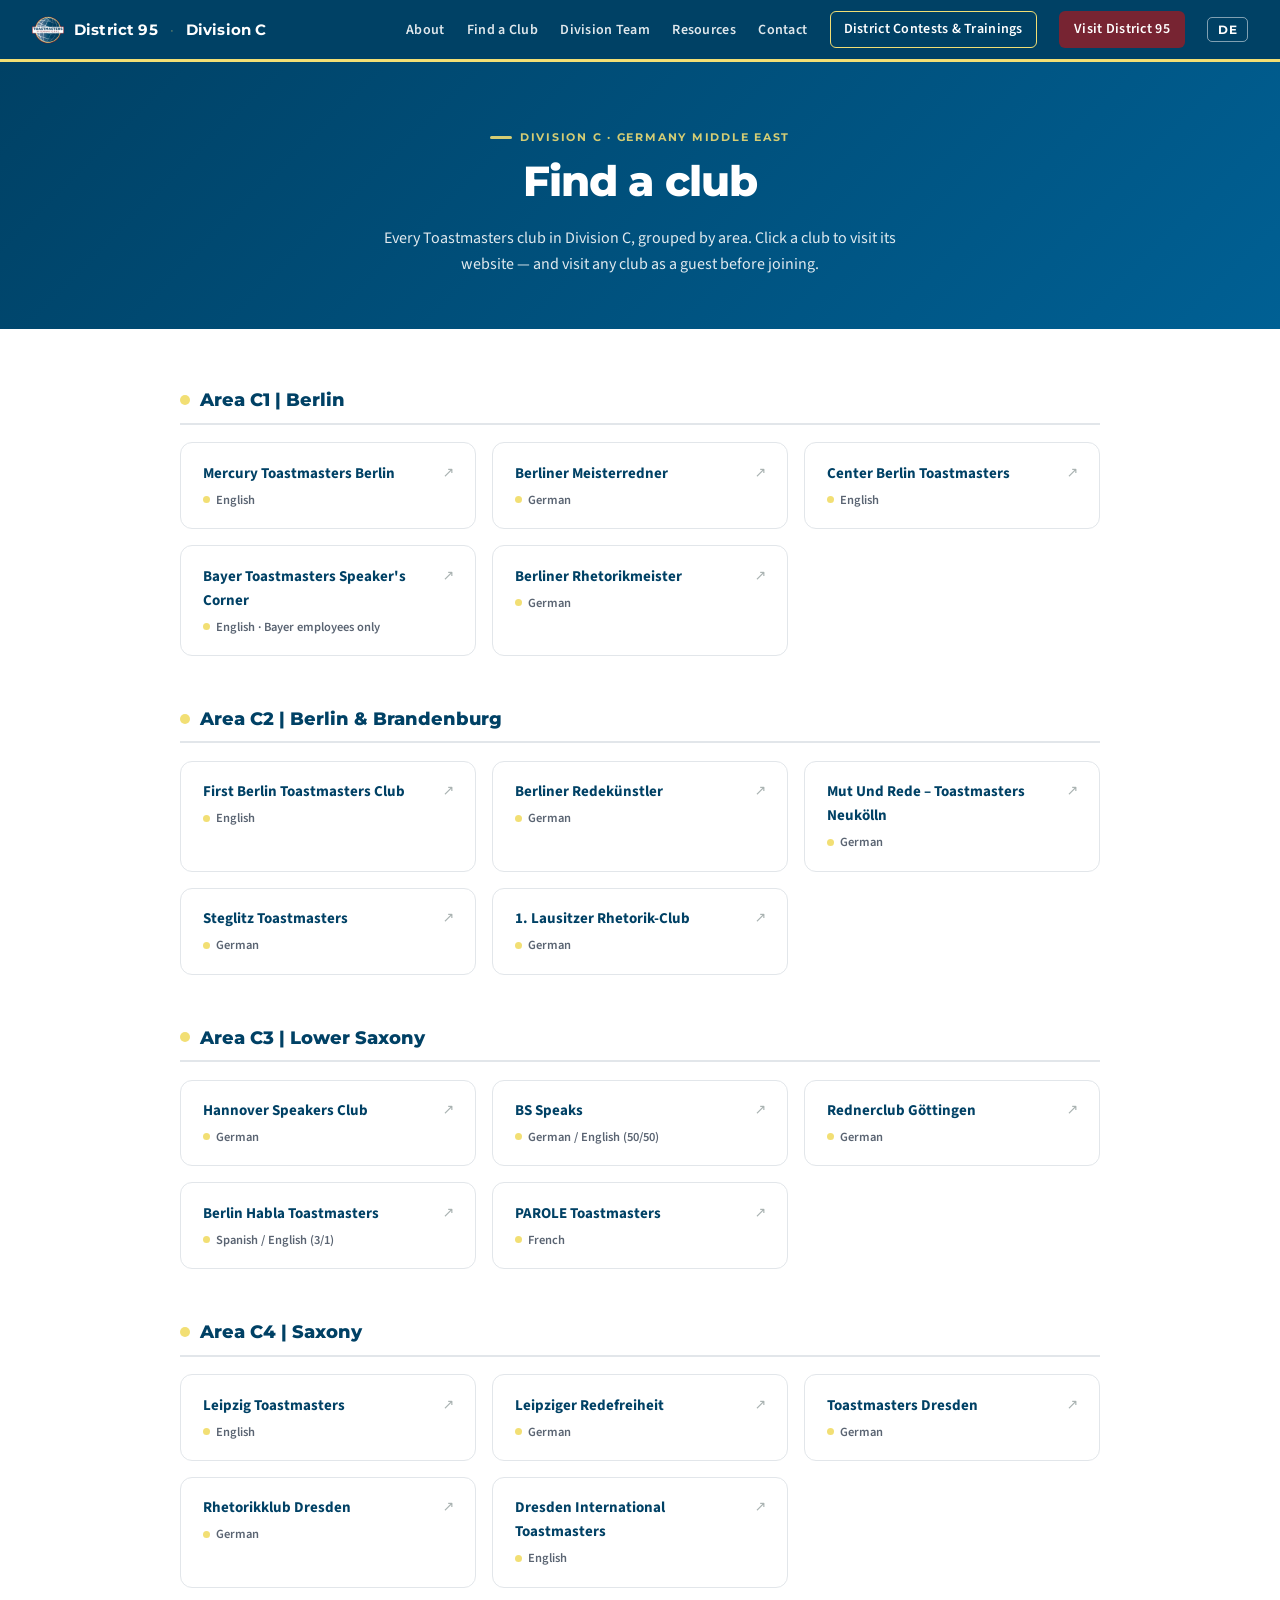
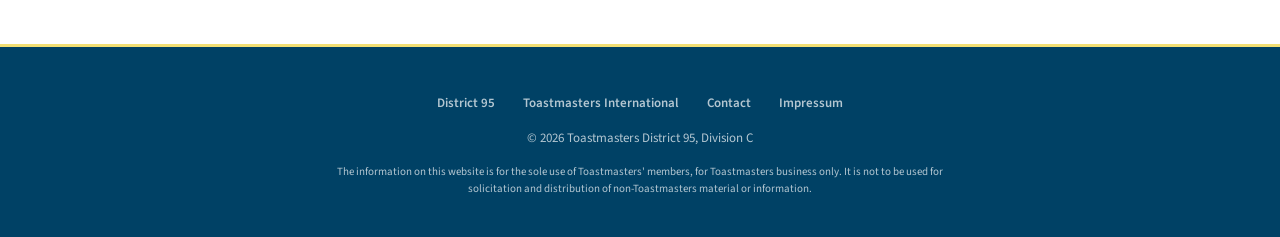
<file: clubs.html>
<!DOCTYPE html>
<html lang="en">
<head>
  <meta charset="UTF-8" />
  <!-- Security policy: only scripts, styles, images and fonts from this site (plus Cloudflare's visit counter) may load.
       Keep JavaScript in assets/*.js files: inline script blocks and onclick attributes are blocked by it. -->
  <meta http-equiv="Content-Security-Policy" content="default-src 'self'; script-src 'self' https://static.cloudflareinsights.com; style-src 'self' 'unsafe-inline'; img-src 'self'; font-src 'self'; connect-src 'self' https://cloudflareinsights.com; object-src 'none'; base-uri 'self'; form-action 'self'" />
  <meta name="viewport" content="width=device-width, initial-scale=1.0" />
  <title>Find a Club | District 95 · Division C | Toastmasters</title>
  <meta name="description" content="Find a Toastmasters club in District 95, Division C (Germany Middle East), listed by area." />
  <link rel="canonical" href="https://division-c.toastmasters-95.org/clubs.html" />
  <meta property="og:type" content="website" />
  <meta property="og:site_name" content="Toastmasters District 95 · Division C" />
  <meta property="og:title" content="Find a Club — District 95 Division C" />
  <meta property="og:description" content="Every Toastmasters club in Division C, grouped by area. Visit any club as a guest before joining." />
  <meta property="og:url" content="https://division-c.toastmasters-95.org/clubs.html" />
  <meta property="og:image" content="https://division-c.toastmasters-95.org/assets/og-image.png" />
  <meta property="og:image:width" content="1200" />
  <meta property="og:image:height" content="630" />
  <meta property="og:image:alt" content="Toastmasters District 95, Division C" />
  <meta name="twitter:card" content="summary_large_image" />
  <meta name="theme-color" content="#004165" />
  <link rel="icon" type="image/png" href="assets/tm-logo.png" />
  <link rel="preload" href="assets/fonts/montserrat-latin-wght-normal.woff2" as="font" type="font/woff2" crossorigin />
  <link rel="preload" href="assets/fonts/source-sans-3-latin-wght-normal.woff2" as="font" type="font/woff2" crossorigin />
  <!-- If German was chosen earlier, hide the page until site.js has translated it (see .lang-pending in site.css) -->
  <script src="assets/lang-init.js?v=1"></script>
  <link rel="stylesheet" href="assets/site.css" />
  <style>
    .page-header h1 { margin-bottom: 0.75rem; }

    .page-header p {
      opacity: 0.88;
      max-width: 540px;
      margin: 0 auto;
    }

    section { padding: 3.5rem 2rem; }

    .container { max-width: 920px; margin: 0 auto; }

    .area-block { margin-bottom: 3rem; }
    .area-block:last-child { margin-bottom: 0; }

    .area-title {
      font-size: 1.15rem;
      font-weight: 800;
      font-family: var(--font-head);
      color: var(--tm-blue);
      margin-bottom: 1.1rem;
      padding-bottom: 0.5rem;
      border-bottom: 2px solid var(--tm-border);
      display: flex;
      align-items: center;
      gap: 10px;
    }

    .area-title::before {
      content: '';
      width: 10px;
      height: 10px;
      border-radius: 50%;
      background: var(--tm-yellow);
      flex-shrink: 0;
    }

    .clubs-grid {
      display: grid;
      grid-template-columns: repeat(auto-fill, minmax(240px, 1fr));
      gap: 1rem;
    }

    .club-card {
      border: 1px solid var(--tm-border);
      border-radius: 12px;
      padding: 1.15rem 1.4rem;
      text-decoration: none;
      color: var(--tm-text);
      transition: border-color 0.15s, box-shadow 0.15s, transform 0.15s;
      display: flex;
      flex-direction: column;
      gap: 4px;
      background: white;
      position: relative;
    }

    .club-card:hover {
      border-color: var(--tm-blue);
      box-shadow: 0 6px 20px rgba(0,65,101,0.1);
      transform: translateY(-2px);
    }

    .club-card::after {
      content: '↗';
      position: absolute;
      top: 1.15rem;
      right: 1.3rem;
      color: var(--tm-gray);
      font-size: 14px;
      transition: color 0.15s, transform 0.15s;
    }

    .club-card:hover::after {
      color: var(--tm-maroon);
      transform: translate(2px, -2px);
    }

    .club-name { font-weight: 700; font-size: 15px; color: var(--tm-blue); padding-right: 18px; }

    .club-lang {
      display: inline-flex;
      align-items: center;
      gap: 6px;
      font-size: 12.5px;
      color: var(--tm-muted);
      font-weight: 600;
    }

    .club-lang::before {
      content: '';
      width: 7px;
      height: 7px;
      border-radius: 50%;
      background: var(--tm-yellow);
      flex-shrink: 0;
    }

    @media (max-width: 600px) {
      section { padding: 2.5rem 1.25rem; }
      .clubs-grid { grid-template-columns: 1fr; }
    }
  </style>
</head>
<body>

  <!-- NAV -->
  <nav id="top">
    <a class="nav-brand" href="index.html">
      <img src="assets/tm-logo.png"
           data-hide-on-error
           alt="Toastmasters logo" />
      District 95
      <span class="divider">·</span>
      Division C
    </a>
    <button class="nav-toggle" id="nav-toggle" aria-label="Menu" aria-expanded="false">
      <span></span><span></span><span></span>
    </button>
    <ul class="nav-links" id="nav-links">
      <li><a href="index.html#toastmasters" data-en="About" data-de="Über uns">About</a></li>
      <li><a href="clubs.html" data-en="Find a Club" data-de="Club finden">Find a Club</a></li>
      <li><a href="index.html#team" data-en="Division Team" data-de="Division Team">Division Team</a></li>
      <li><a href="resources.html" data-en="Resources" data-de="Ressourcen">Resources</a></li>
      <li><a href="index.html#contact" data-en="Contact" data-de="Kontakt">Contact</a></li>
      <li><a href="https://docs.google.com/spreadsheets/d/17ZKq1rzYZ16j7hnbis9P9YJxOB51sbXQwKV322v5SZ0/edit?gid=0#gid=0" class="nav-ct-btn" target="_blank" rel="noopener" data-en="District Contests &amp; Trainings" data-de="District Contests &amp; Trainings">District Contests &amp; Trainings</a></li>
      <li><a href="https://toastmasters-95.org" class="nav-visit-btn" target="_blank" rel="noopener" data-en="Visit District 95" data-de="District 95 besuchen">Visit District 95</a></li>
      <li><button id="lang-toggle" class="lang-toggle">DE</button></li>
    </ul>
  </nav>

  <!-- PAGE HEADER -->
  <div class="page-header">
    <p class="section-label" data-en="Division C · Germany Middle East" data-de="Division C · Germany Middle East">Division C · Germany Middle East</p>
    <h1 data-en="Find a club" data-de="Club finden">Find a club</h1>
    <p data-en="Every Toastmasters club in Division C, grouped by area. Click a club to visit its website — and visit any club as a guest before joining." data-de="Alle Toastmasters-Clubs der Division C, nach Area sortiert. Klicke auf einen Club, um seine Website zu besuchen — und komm gerne als Gast vorbei, bevor du beitrittst.">
      Every Toastmasters club in Division C, grouped by area. Click a club to visit its website — and visit any club as a guest before joining.
    </p>
  </div>

  <!-- CLUBS -->
  <section>
    <div class="container">

      <div class="area-block">
        <h2 class="area-title">Area C1 | Berlin</h2>
        <div class="clubs-grid">
          <a href="https://mercurytoastmasters.de" class="club-card" target="_blank" rel="noopener">
            <span class="club-name">Mercury Toastmasters Berlin</span>
            <span class="club-lang" data-en="English" data-de="Englisch">English</span>
          </a>
          <a href="https://www.meisterredner.org" class="club-card" target="_blank" rel="noopener">
            <span class="club-name">Berliner Meisterredner</span>
            <span class="club-lang" data-en="German" data-de="Deutsch">German</span>
          </a>
          <a href="https://centerberlin-toastmasters.de" class="club-card" target="_blank" rel="noopener">
            <span class="club-name">Center Berlin Toastmasters</span>
            <span class="club-lang" data-en="English" data-de="Englisch">English</span>
          </a>
          <a href="https://www.toastmasters.org/Find-a-Club/07475036-bayer-toastmasters-speakers-corner" class="club-card" target="_blank" rel="noopener">
            <span class="club-name">Bayer Toastmasters Speaker's Corner</span>
            <span class="club-lang" data-en="English · Bayer employees only" data-de="Englisch · nur für Bayer-Mitarbeitende">English · Bayer employees only</span>
          </a>
          <a href="https://www.brm-toastmasters.de/" class="club-card" target="_blank" rel="noopener">
            <span class="club-name">Berliner Rhetorikmeister</span>
            <span class="club-lang" data-en="German" data-de="Deutsch">German</span>
          </a>
        </div>
      </div>

      <div class="area-block">
        <h2 class="area-title">Area C2 | Berlin &amp; Brandenburg</h2>
        <div class="clubs-grid">
          <a href="https://fbtm.org" class="club-card" target="_blank" rel="noopener">
            <span class="club-name">First Berlin Toastmasters Club</span>
            <span class="club-lang" data-en="English" data-de="Englisch">English</span>
          </a>
          <a href="https://berliner-redekuenstler.de" class="club-card" target="_blank" rel="noopener">
            <span class="club-name">Berliner Redekünstler</span>
            <span class="club-lang" data-en="German" data-de="Deutsch">German</span>
          </a>
          <a href="https://mut-und-rede.de" class="club-card" target="_blank" rel="noopener">
            <span class="club-name">Mut Und Rede – Toastmasters Neukölln</span>
            <span class="club-lang" data-en="German" data-de="Deutsch">German</span>
          </a>
          <a href="https://www.steglitz-toastmasters.de" class="club-card" target="_blank" rel="noopener">
            <span class="club-name">Steglitz Toastmasters</span>
            <span class="club-lang" data-en="German" data-de="Deutsch">German</span>
          </a>
          <a href="https://rhetorikclub.de" class="club-card" target="_blank" rel="noopener">
            <span class="club-name">1. Lausitzer Rhetorik-Club</span>
            <span class="club-lang" data-en="German" data-de="Deutsch">German</span>
          </a>
        </div>
      </div>

      <div class="area-block">
        <h2 class="area-title" data-en="Area C3 | Lower Saxony" data-de="Area C3 | Niedersachsen">Area C3 | Lower Saxony</h2>
        <div class="clubs-grid">
          <a href="https://hannover-speakers.de" class="club-card" target="_blank" rel="noopener">
            <span class="club-name">Hannover Speakers Club</span>
            <span class="club-lang" data-en="German" data-de="Deutsch">German</span>
          </a>
          <a href="https://bsspeaks.de" class="club-card" target="_blank" rel="noopener">
            <span class="club-name">BS Speaks</span>
            <span class="club-lang" data-en="German / English (50/50)" data-de="Deutsch / Englisch (50/50)">German / English (50/50)</span>
          </a>
          <a href="https://goettingen-toastmasters.de" class="club-card" target="_blank" rel="noopener">
            <span class="club-name">Rednerclub Göttingen</span>
            <span class="club-lang" data-en="German" data-de="Deutsch">German</span>
          </a>
          <a href="https://paralatinosenberlin.com/berlin-habla-toastmasters/" class="club-card" target="_blank" rel="noopener">
            <span class="club-name">Berlin Habla Toastmasters</span>
            <span class="club-lang" data-en="Spanish / English (3/1)" data-de="Spanisch / Englisch (3/1)">Spanish / English (3/1)</span>
          </a>
          <a href="https://www.toastmasters.org/Find-a-Club/28680441-parole-toastmasters" class="club-card" target="_blank" rel="noopener">
            <span class="club-name">PAROLE Toastmasters</span>
            <span class="club-lang" data-en="French" data-de="Französisch">French</span>
          </a>
        </div>
      </div>

      <div class="area-block">
        <h2 class="area-title" data-en="Area C4 | Saxony" data-de="Area C4 | Sachsen">Area C4 | Saxony</h2>
        <div class="clubs-grid">
          <a href="https://www.leipzig-toastmasters.de" class="club-card" target="_blank" rel="noopener">
            <span class="club-name">Leipzig Toastmasters</span>
            <span class="club-lang" data-en="English" data-de="Englisch">English</span>
          </a>
          <a href="https://leipziger-redefreiheit.de" class="club-card" target="_blank" rel="noopener">
            <span class="club-name">Leipziger Redefreiheit</span>
            <span class="club-lang" data-en="German" data-de="Deutsch">German</span>
          </a>
          <a href="https://www.toastmasters-dresden.de" class="club-card" target="_blank" rel="noopener">
            <span class="club-name">Toastmasters Dresden</span>
            <span class="club-lang" data-en="German" data-de="Deutsch">German</span>
          </a>
          <a href="https://www.rhetorikklub-dresden.de" class="club-card" target="_blank" rel="noopener">
            <span class="club-name">Rhetorikklub Dresden</span>
            <span class="club-lang" data-en="German" data-de="Deutsch">German</span>
          </a>
          <a href="https://dresdentoastmasters.com" class="club-card" target="_blank" rel="noopener">
            <span class="club-name">Dresden International Toastmasters</span>
            <span class="club-lang" data-en="English" data-de="Englisch">English</span>
          </a>
        </div>
      </div>

    </div>
  </section>

  <!-- FOOTER -->
  <footer>
    <div class="footer-links">
      <a href="https://toastmasters-95.org" target="_blank" rel="noopener">District 95</a>
      <a href="https://www.toastmasters.org" target="_blank" rel="noopener">Toastmasters International</a>
      <a href="index.html#contact" data-en="Contact" data-de="Kontakt">Contact</a>
      <a href="impressum.html">Impressum</a>
    </div>
    <p>© <span data-year>2026</span> Toastmasters District 95, Division C</p>
    <p class="footer-disclaimer">The information on this website is for the sole use of Toastmasters' members, for Toastmasters business only. It is not to be used for solicitation and distribution of non-Toastmasters material or information.</p>
  </footer>

  <script src="assets/site.js?v=2"></script>

</body>
</html>
</file>
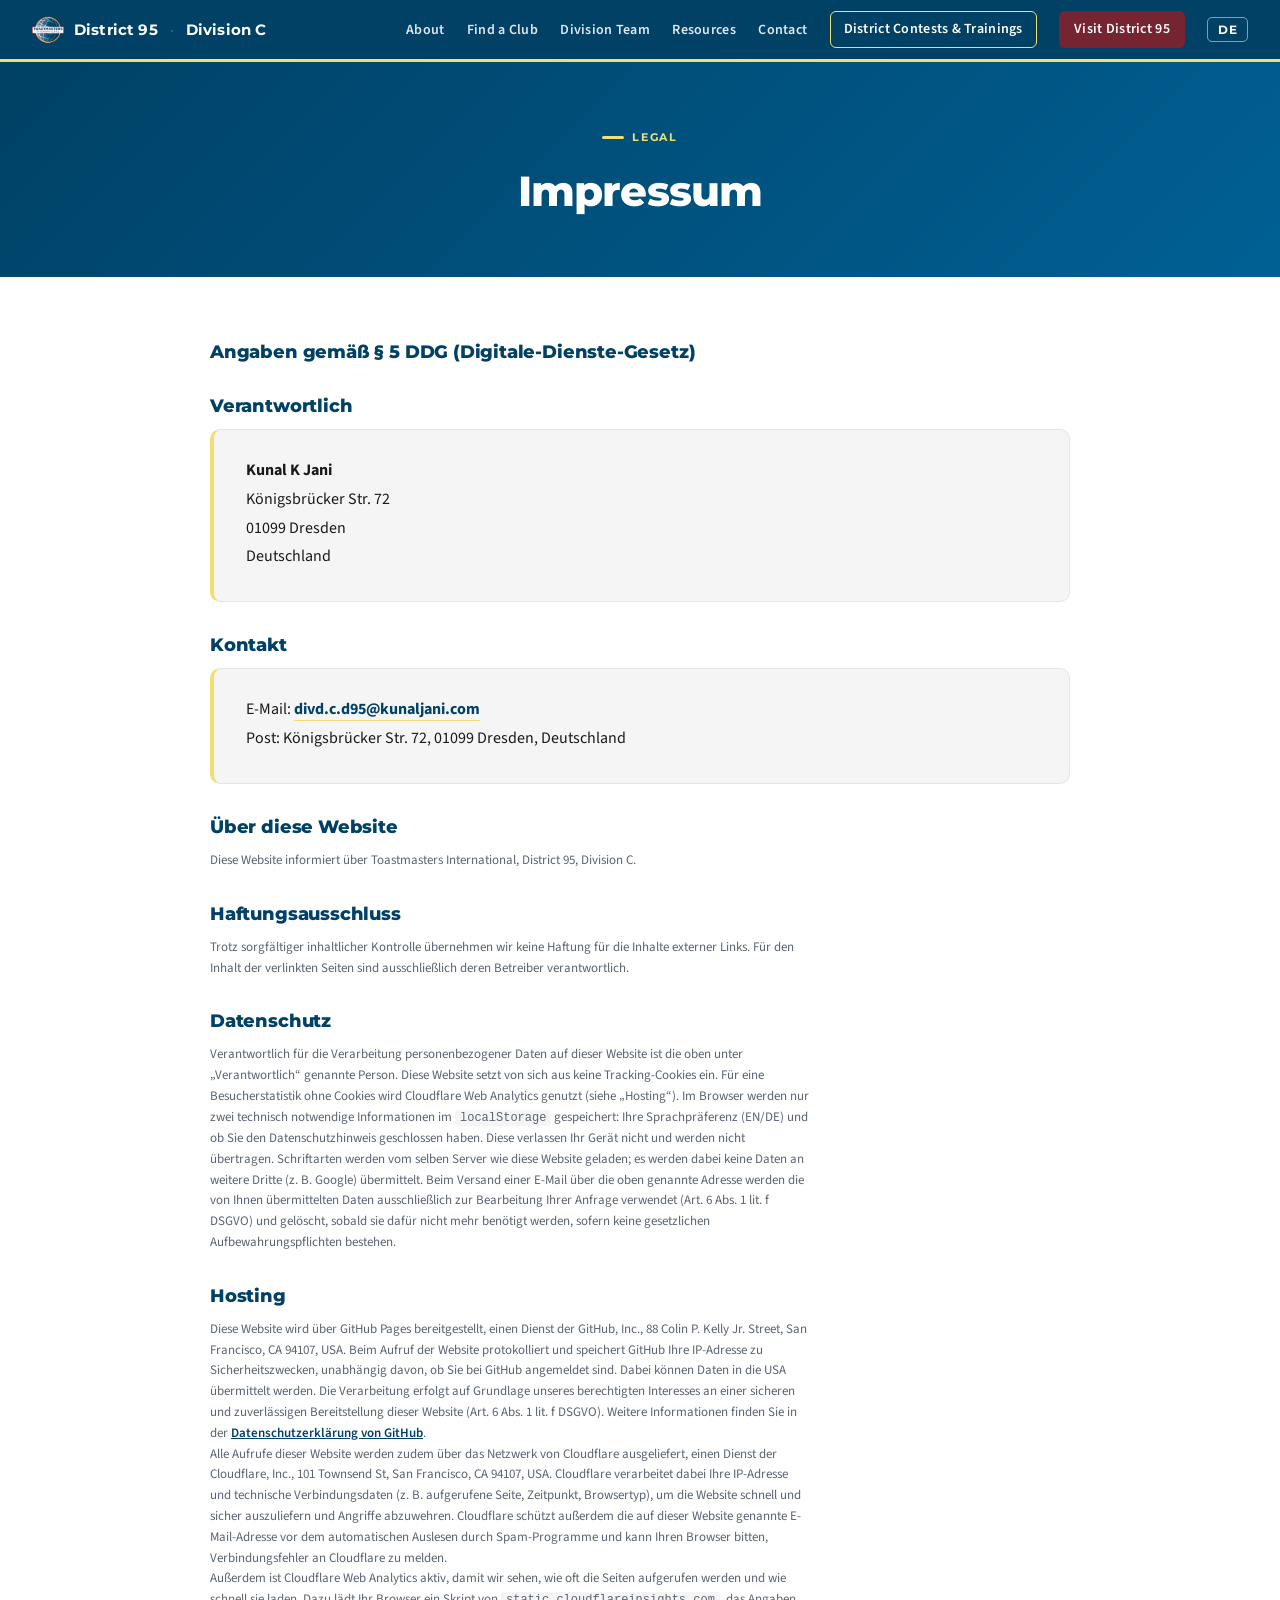
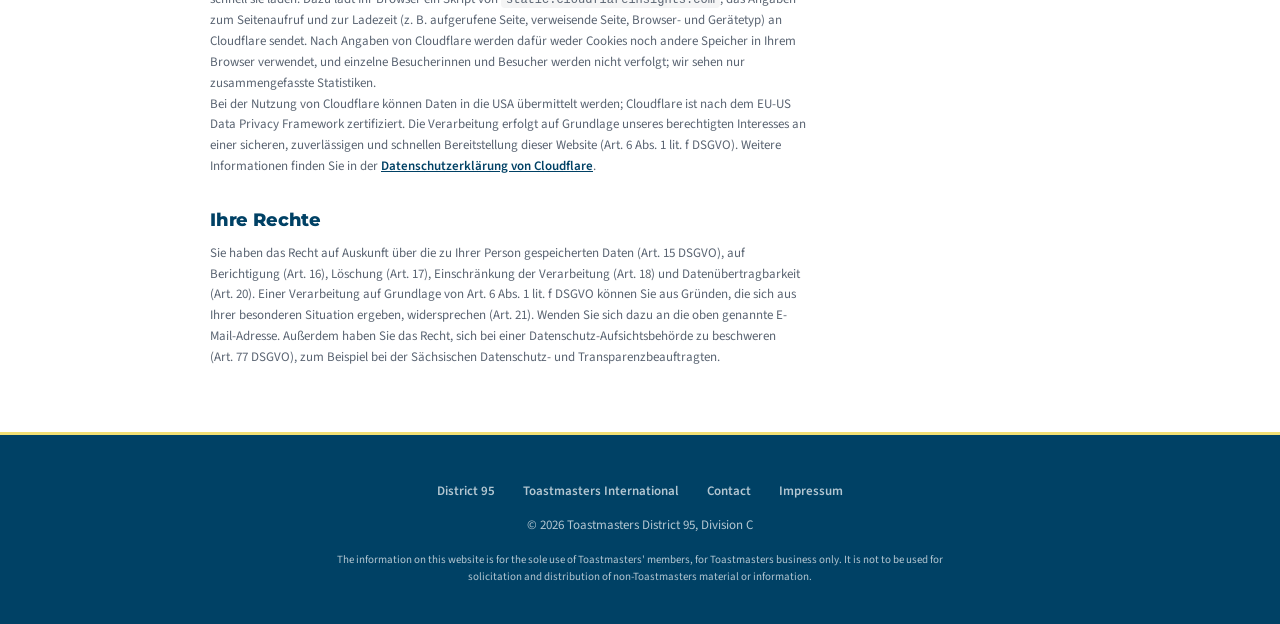
<file: impressum.html>
<!DOCTYPE html>
<html lang="de">
<head>
  <meta charset="UTF-8" />
  <!-- Security policy: only scripts, styles, images and fonts from this site (plus Cloudflare's visit counter) may load.
       Keep JavaScript in assets/*.js files: inline script blocks and onclick attributes are blocked by it. -->
  <meta http-equiv="Content-Security-Policy" content="default-src 'self'; script-src 'self' https://static.cloudflareinsights.com; style-src 'self' 'unsafe-inline'; img-src 'self'; font-src 'self'; connect-src 'self' https://cloudflareinsights.com; object-src 'none'; base-uri 'self'; form-action 'self'" />
  <meta name="viewport" content="width=device-width, initial-scale=1.0" />
  <title>Impressum | District 95 · Division C | Toastmasters</title>
  <meta name="description" content="Impressum — District 95 Division C, Toastmasters." />
  <link rel="canonical" href="https://division-c.toastmasters-95.org/impressum.html" />
  <meta property="og:type" content="website" />
  <meta property="og:site_name" content="Toastmasters District 95 · Division C" />
  <meta property="og:title" content="Impressum — District 95 Division C" />
  <meta property="og:description" content="Impressum und Datenschutz — Toastmasters District 95, Division C." />
  <meta property="og:url" content="https://division-c.toastmasters-95.org/impressum.html" />
  <meta property="og:image" content="https://division-c.toastmasters-95.org/assets/og-image.png" />
  <meta property="og:image:width" content="1200" />
  <meta property="og:image:height" content="630" />
  <meta property="og:image:alt" content="Toastmasters District 95, Division C" />
  <meta name="twitter:card" content="summary_large_image" />
  <meta name="theme-color" content="#004165" />
  <meta name="robots" content="noindex" />
  <link rel="icon" type="image/png" href="assets/tm-logo.png" />
  <link rel="preload" href="assets/fonts/montserrat-latin-wght-normal.woff2" as="font" type="font/woff2" crossorigin />
  <link rel="preload" href="assets/fonts/source-sans-3-latin-wght-normal.woff2" as="font" type="font/woff2" crossorigin />
  <!-- If German was chosen earlier, hide the page until site.js has translated it (see .lang-pending in site.css) -->
  <script src="assets/lang-init.js?v=1"></script>
  <link rel="stylesheet" href="assets/site.css" />
  <style>
    section { padding: 4rem 2rem; }

    .container { max-width: 860px; margin: 0 auto; }

    h2 {
      font-size: 1.15rem;
      font-weight: 800;
      line-height: 1.2;
      letter-spacing: -0.01em;
      margin-bottom: 0.75rem;
      margin-top: 2rem;
      color: var(--tm-blue);
    }

    h2:first-child { margin-top: 0; }

    .impressum-block {
      background: var(--tm-fair);
      border: 1px solid var(--tm-border);
      border-left: 4px solid var(--tm-yellow);
      border-radius: 10px;
      padding: 1.75rem 2rem;
      margin-bottom: 1rem;
    }

    .impressum-block p {
      color: var(--tm-text);
      margin-bottom: 0.2rem;
    }

    .impressum-block a {
      color: var(--tm-blue);
      font-weight: 700;
      text-decoration: none;
      border-bottom: 1.5px solid var(--tm-yellow);
      word-break: break-all;
    }

    .impressum-block a:hover {
      border-color: var(--tm-blue);
    }

    .note {
      font-size: 13px;
      color: var(--tm-muted);
      max-width: 600px;
    }

    .note a { color: var(--tm-blue); font-weight: 600; }

    .note code {
      background: var(--tm-fair);
      padding: 1px 5px;
      border-radius: 4px;
      font-size: 12px;
    }

    @media (max-width: 600px) {
      section { padding: 3rem 1.25rem; }
      .impressum-block { padding: 1.5rem; }
    }
  </style>
</head>
<body>

  <!-- NAV -->
  <nav id="top">
    <a class="nav-brand" href="index.html">
      <img src="assets/tm-logo.png"
           data-hide-on-error
           alt="Toastmasters logo" />
      District 95
      <span class="divider">·</span>
      Division C
    </a>
    <button class="nav-toggle" id="nav-toggle" aria-label="Menu" aria-expanded="false">
      <span></span><span></span><span></span>
    </button>
    <ul class="nav-links" id="nav-links">
      <li><a href="index.html#toastmasters" data-en="About" data-de="Über uns">About</a></li>
      <li><a href="clubs.html" data-en="Find a Club" data-de="Club finden">Find a Club</a></li>
      <li><a href="index.html#team" data-en="Division Team" data-de="Division Team">Division Team</a></li>
      <li><a href="resources.html" data-en="Resources" data-de="Ressourcen">Resources</a></li>
      <li><a href="index.html#contact" data-en="Contact" data-de="Kontakt">Contact</a></li>
      <li><a href="https://docs.google.com/spreadsheets/d/17ZKq1rzYZ16j7hnbis9P9YJxOB51sbXQwKV322v5SZ0/edit?gid=0#gid=0" class="nav-ct-btn" target="_blank" rel="noopener" data-en="District Contests &amp; Trainings" data-de="District Contests &amp; Trainings">District Contests &amp; Trainings</a></li>
      <li><a href="https://toastmasters-95.org" class="nav-visit-btn" target="_blank" rel="noopener" data-en="Visit District 95" data-de="District 95 besuchen">Visit District 95</a></li>
      <li><button id="lang-toggle" class="lang-toggle">DE</button></li>
    </ul>
  </nav>

  <!-- PAGE HEADER -->
  <div class="page-header">
    <p class="section-label" data-en="Legal" data-de="Rechtliches">Legal</p>
    <h1>Impressum</h1>
  </div>

  <!-- CONTENT (legal text is German-only) -->
  <section lang="de">
    <div class="container">

      <h2>Angaben gemäß § 5 DDG (Digitale-Dienste-Gesetz)</h2>

      <h2>Verantwortlich</h2>
      <div class="impressum-block">
        <p><strong>Kunal K Jani</strong></p>
        <p>Königsbrücker Str. 72</p>
        <p>01099 Dresden</p>
        <p>Deutschland</p>
      </div>

      <h2>Kontakt</h2>
      <div class="impressum-block">
        <p>E-Mail: <a href="mailto:divd.c.d95@kunaljani.com">divd.c.d95@kunaljani.com</a></p>
        <p>Post: Königsbrücker Str. 72, 01099 Dresden, Deutschland</p>
      </div>

      <h2>Über diese Website</h2>
      <p class="note">
        Diese Website informiert über Toastmasters International, District 95, Division C.
      </p>

      <h2>Haftungsausschluss</h2>
      <p class="note">
        Trotz sorgfältiger inhaltlicher Kontrolle übernehmen wir keine Haftung für die Inhalte externer Links.
        Für den Inhalt der verlinkten Seiten sind ausschließlich deren Betreiber verantwortlich.
      </p>

      <h2>Datenschutz</h2>
      <p class="note">
        Verantwortlich für die Verarbeitung personenbezogener Daten auf dieser Website ist die oben unter
        „Verantwortlich“ genannte Person.
        Diese Website setzt von sich aus keine Tracking-Cookies ein. Für eine Besucherstatistik ohne Cookies
        wird Cloudflare Web Analytics genutzt (siehe „Hosting“).
        Im Browser werden nur zwei technisch notwendige Informationen im <code>localStorage</code> gespeichert:
        Ihre Sprachpräferenz (EN/DE) und ob Sie den Datenschutzhinweis geschlossen haben. Diese verlassen
        Ihr Gerät nicht und werden nicht übertragen. Schriftarten werden vom selben Server wie diese Website
        geladen; es werden dabei keine Daten an weitere Dritte (z.&nbsp;B. Google) übermittelt. Beim Versand
        einer E-Mail über die oben genannte Adresse werden die von Ihnen übermittelten Daten ausschließlich
        zur Bearbeitung Ihrer Anfrage verwendet (Art.&nbsp;6 Abs.&nbsp;1 lit.&nbsp;f DSGVO) und gelöscht,
        sobald sie dafür nicht mehr benötigt werden, sofern keine gesetzlichen Aufbewahrungspflichten bestehen.
      </p>

      <h2>Hosting</h2>
      <p class="note">
        Diese Website wird über GitHub Pages bereitgestellt, einen Dienst der GitHub, Inc.,
        88 Colin P. Kelly Jr. Street, San Francisco, CA 94107, USA. Beim Aufruf der Website protokolliert
        und speichert GitHub Ihre IP-Adresse zu Sicherheitszwecken, unabhängig davon, ob Sie bei GitHub
        angemeldet sind. Dabei können Daten in die USA übermittelt werden. Die Verarbeitung erfolgt auf
        Grundlage unseres berechtigten Interesses an einer sicheren und zuverlässigen Bereitstellung dieser
        Website (Art.&nbsp;6 Abs.&nbsp;1 lit.&nbsp;f DSGVO). Weitere Informationen finden Sie in der
        <a href="https://docs.github.com/en/site-policy/privacy-policies/github-general-privacy-statement" target="_blank" rel="noopener">Datenschutzerklärung von GitHub</a>.
      </p>
      <p class="note">
        Alle Aufrufe dieser Website werden zudem über das Netzwerk von Cloudflare ausgeliefert, einen Dienst
        der Cloudflare, Inc., 101 Townsend St, San Francisco, CA 94107, USA. Cloudflare verarbeitet dabei
        Ihre IP-Adresse und technische Verbindungsdaten (z.&nbsp;B. aufgerufene Seite, Zeitpunkt,
        Browsertyp), um die Website schnell und sicher auszuliefern und Angriffe abzuwehren. Cloudflare
        schützt außerdem die auf dieser Website genannte E-Mail-Adresse vor dem automatischen Auslesen durch
        Spam-Programme und kann Ihren Browser bitten, Verbindungsfehler an Cloudflare zu melden.
      </p>
      <p class="note">
        Außerdem ist Cloudflare Web Analytics aktiv, damit wir sehen, wie oft die Seiten aufgerufen werden und
        wie schnell sie laden. Dazu lädt Ihr Browser ein Skript von <code>static.cloudflareinsights.com</code>,
        das Angaben zum Seitenaufruf und zur Ladezeit (z.&nbsp;B. aufgerufene Seite, verweisende Seite,
        Browser- und Gerätetyp) an Cloudflare sendet. Nach Angaben von Cloudflare werden dafür weder Cookies
        noch andere Speicher in Ihrem Browser verwendet, und einzelne Besucherinnen und Besucher werden nicht
        verfolgt; wir sehen nur zusammengefasste Statistiken.
      </p>
      <p class="note">
        Bei der Nutzung von Cloudflare können Daten in die USA übermittelt werden; Cloudflare ist nach dem
        EU-US Data Privacy Framework zertifiziert. Die Verarbeitung erfolgt auf Grundlage unseres berechtigten
        Interesses an einer sicheren, zuverlässigen und schnellen Bereitstellung dieser Website
        (Art.&nbsp;6 Abs.&nbsp;1 lit.&nbsp;f DSGVO). Weitere Informationen finden Sie in der
        <a href="https://www.cloudflare.com/privacypolicy/" target="_blank" rel="noopener">Datenschutzerklärung von Cloudflare</a>.
      </p>

      <h2>Ihre Rechte</h2>
      <p class="note">
        Sie haben das Recht auf Auskunft über die zu Ihrer Person gespeicherten Daten (Art.&nbsp;15 DSGVO),
        auf Berichtigung (Art.&nbsp;16), Löschung (Art.&nbsp;17), Einschränkung der Verarbeitung (Art.&nbsp;18)
        und Datenübertragbarkeit (Art.&nbsp;20). Einer Verarbeitung auf Grundlage von
        Art.&nbsp;6 Abs.&nbsp;1 lit.&nbsp;f DSGVO können Sie aus Gründen, die sich aus Ihrer besonderen
        Situation ergeben, widersprechen (Art.&nbsp;21). Wenden Sie sich dazu an die oben genannte
        E-Mail-Adresse. Außerdem haben Sie das Recht, sich bei einer Datenschutz-Aufsichtsbehörde zu
        beschweren (Art.&nbsp;77 DSGVO), zum Beispiel bei der Sächsischen Datenschutz- und
        Transparenzbeauftragten.
      </p>

    </div>
  </section>

  <!-- FOOTER -->
  <footer>
    <div class="footer-links">
      <a href="https://toastmasters-95.org" target="_blank" rel="noopener">District 95</a>
      <a href="https://www.toastmasters.org" target="_blank" rel="noopener">Toastmasters International</a>
      <a href="index.html#contact" data-en="Contact" data-de="Kontakt">Contact</a>
      <a href="impressum.html">Impressum</a>
    </div>
    <p>© <span data-year>2026</span> Toastmasters District 95, Division C</p>
    <p class="footer-disclaimer">The information on this website is for the sole use of Toastmasters' members, for Toastmasters business only. It is not to be used for solicitation and distribution of non-Toastmasters material or information.</p>
  </footer>

  <script src="assets/site.js?v=2"></script>

</body>
</html>
</file>
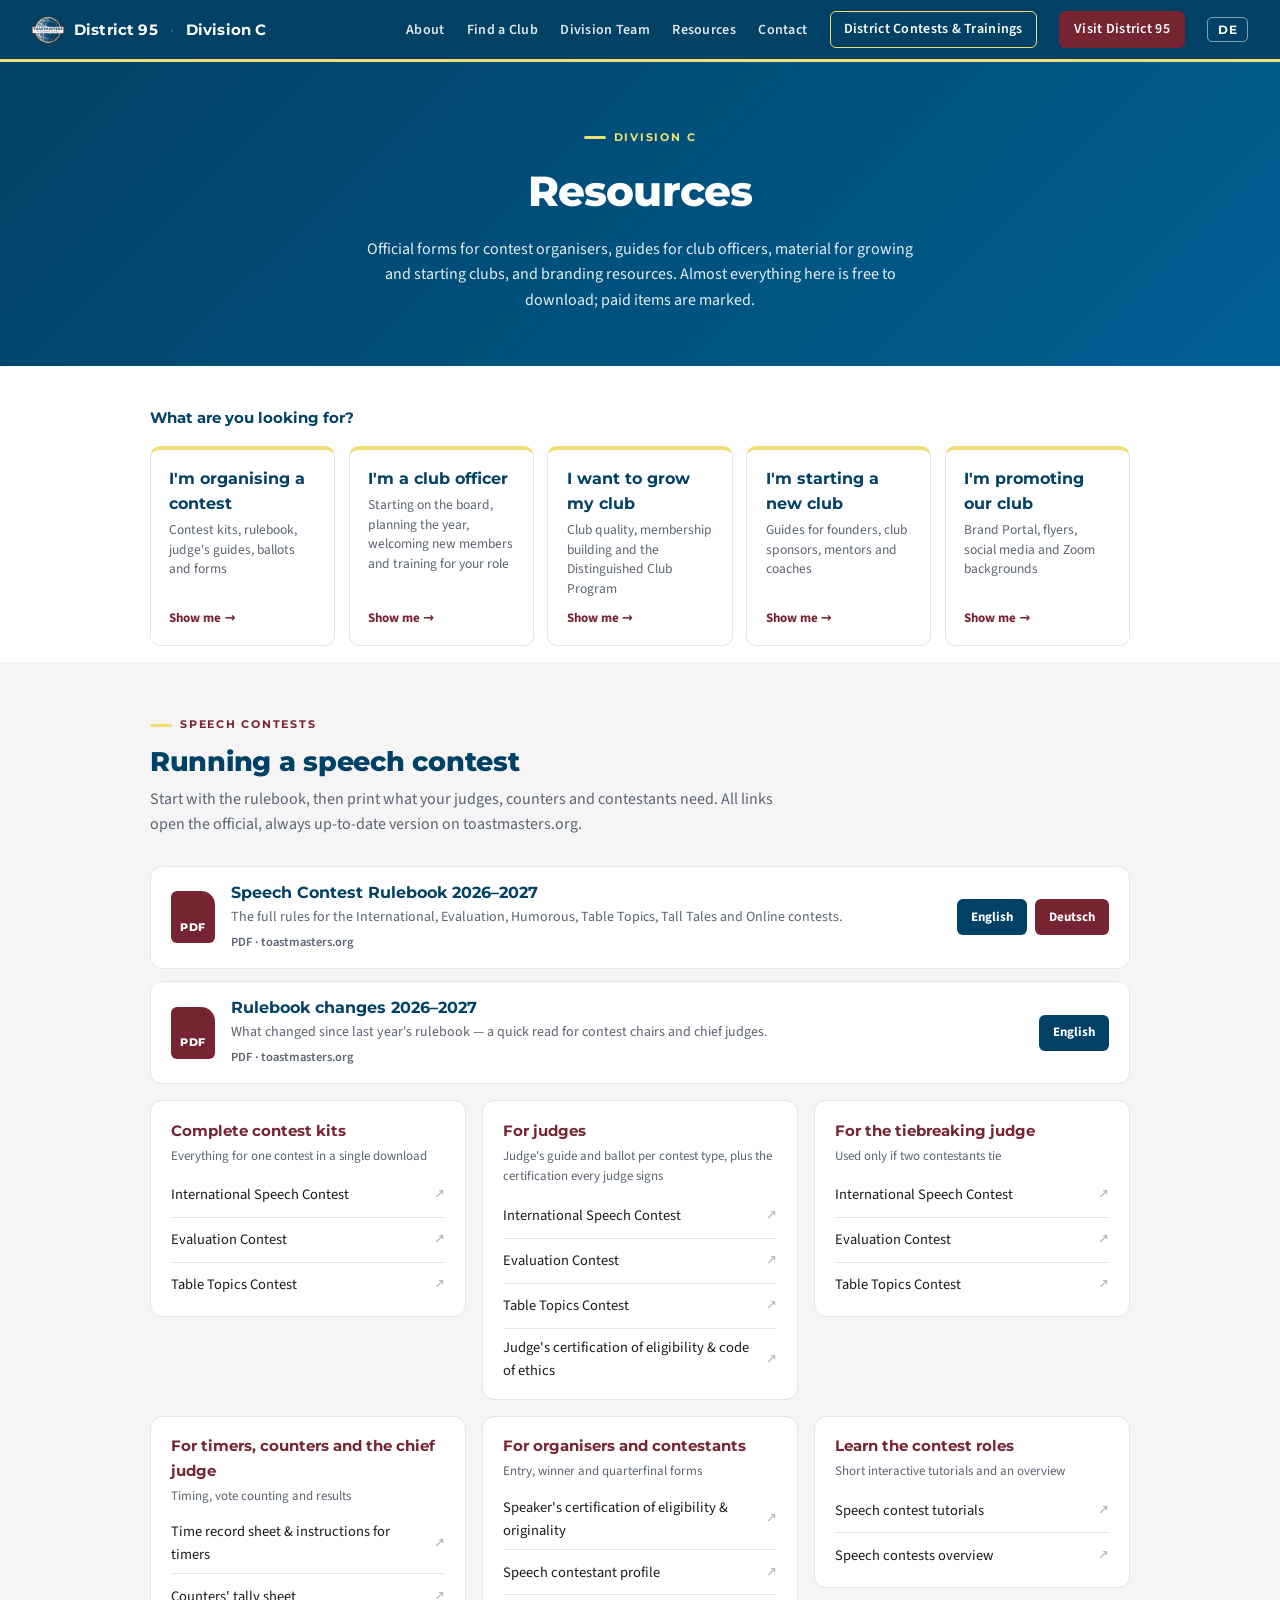
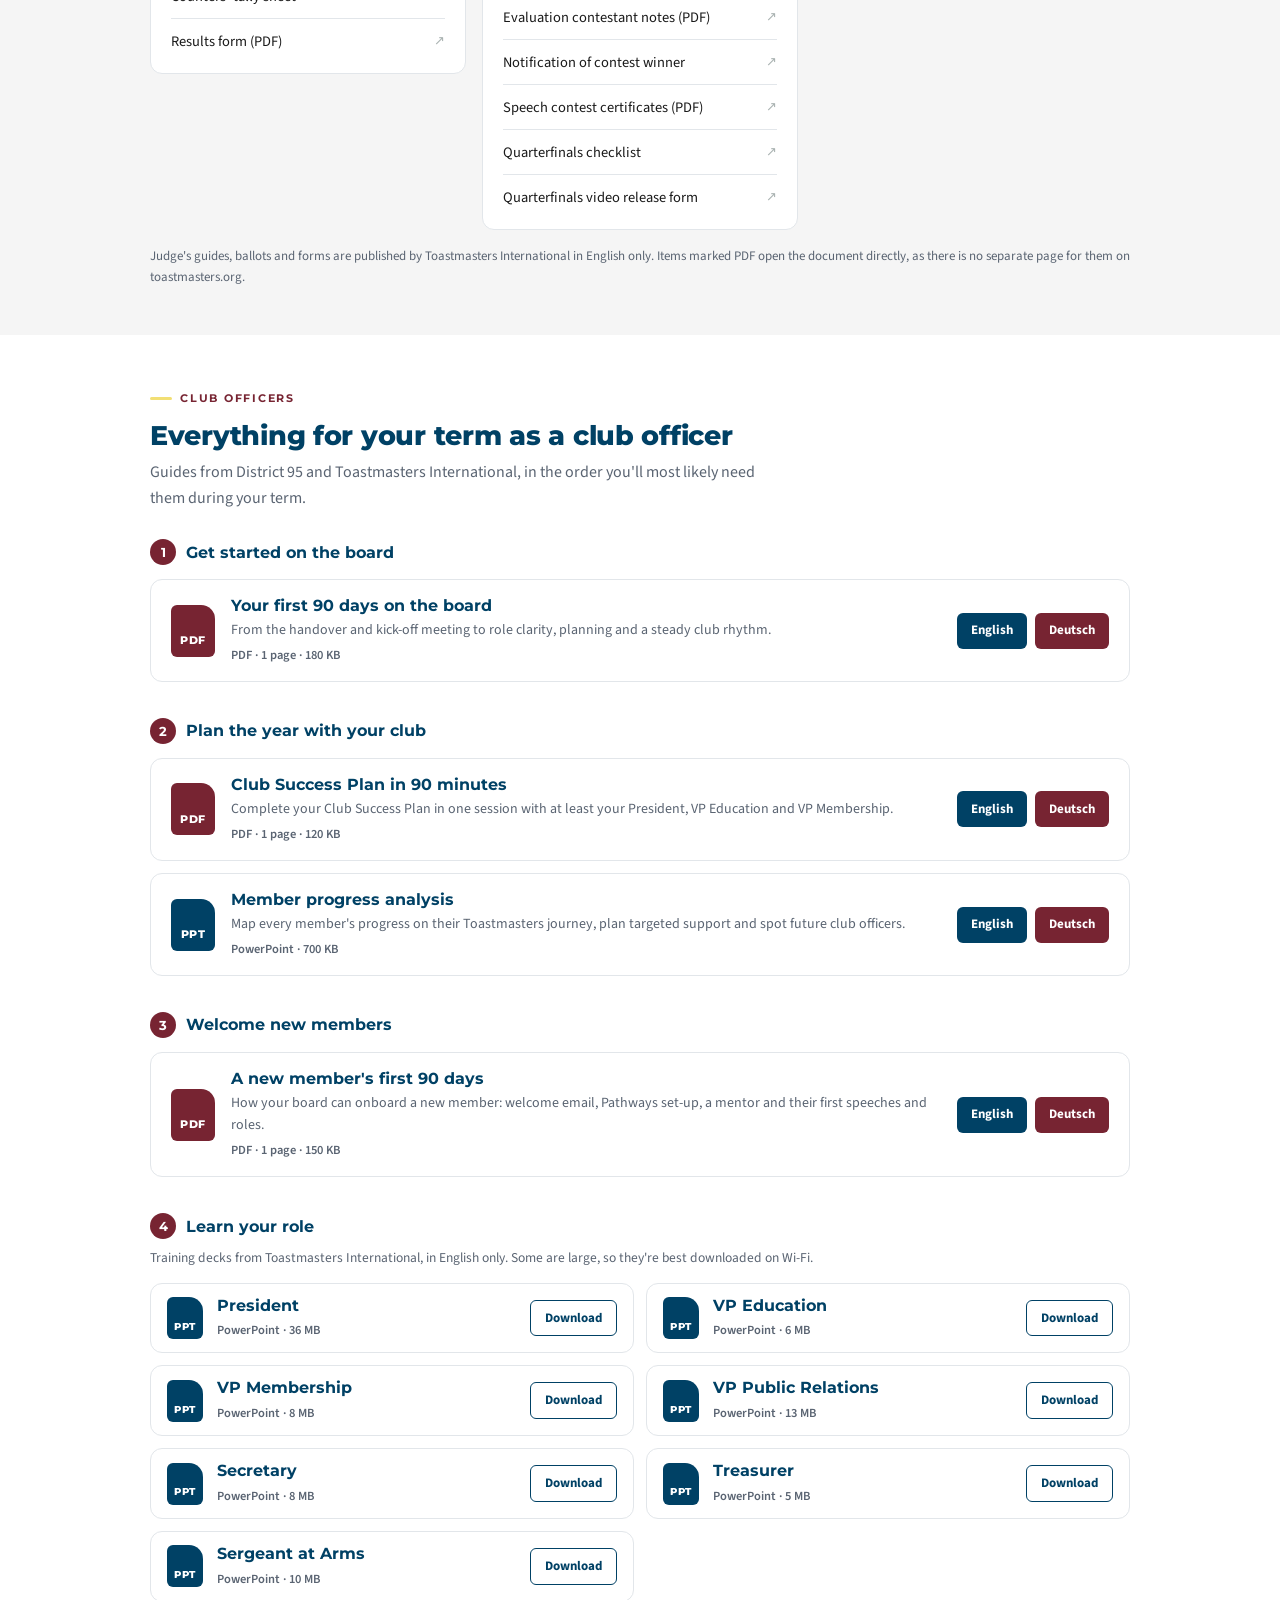
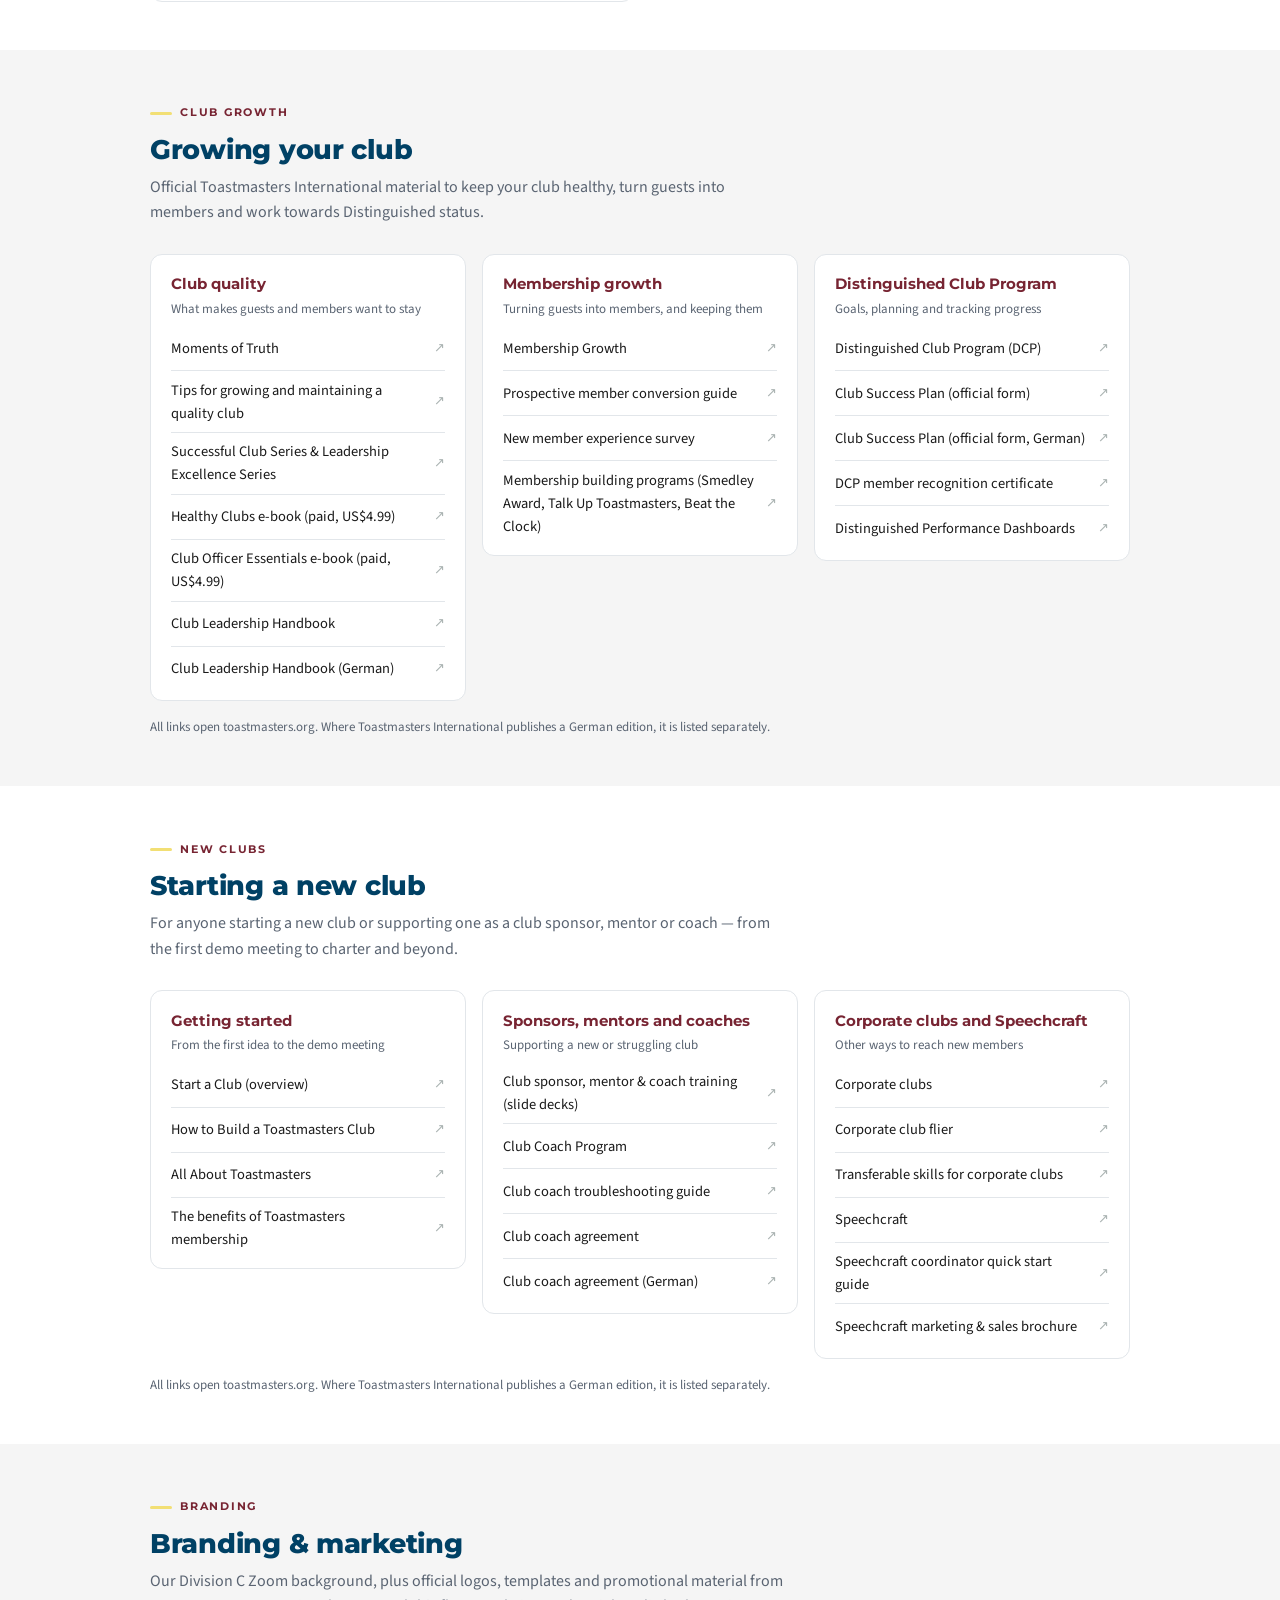
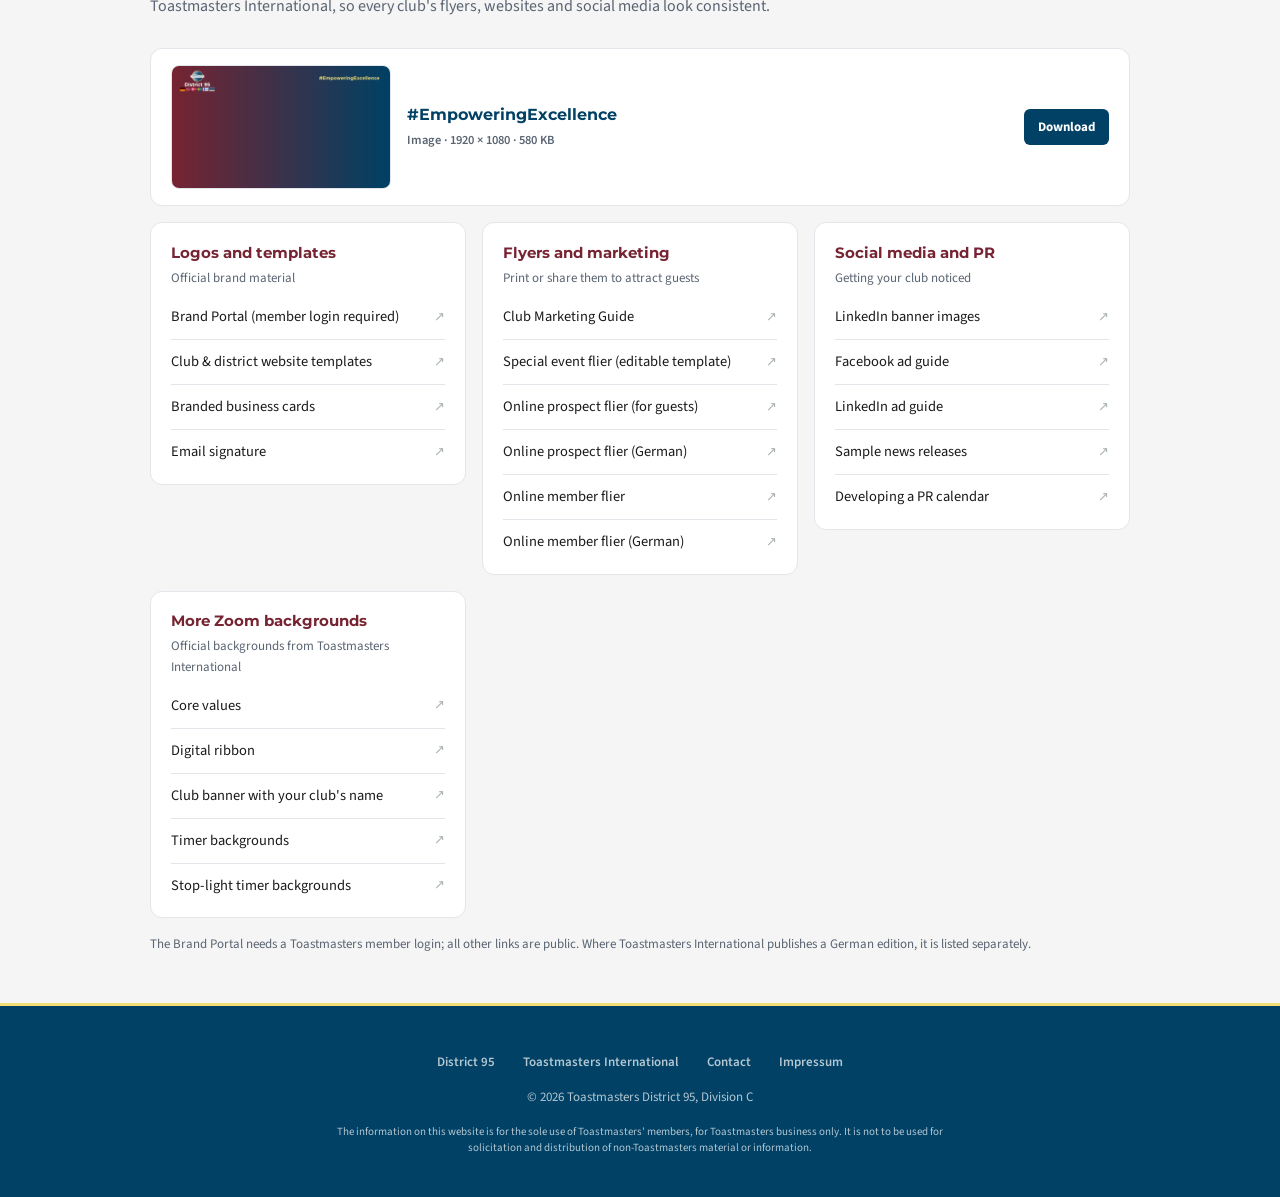
<file: resources.html>
<!DOCTYPE html>
<html lang="en">
<head>
  <meta charset="UTF-8" />
  <!-- Security policy: only scripts, styles, images and fonts from this site (plus Cloudflare's visit counter) may load.
       Keep JavaScript in assets/*.js files: inline script blocks and onclick attributes are blocked by it. -->
  <meta http-equiv="Content-Security-Policy" content="default-src 'self'; script-src 'self' https://static.cloudflareinsights.com; style-src 'self' 'unsafe-inline'; img-src 'self'; font-src 'self'; connect-src 'self' https://cloudflareinsights.com; object-src 'none'; base-uri 'self'; form-action 'self'" />
  <meta name="viewport" content="width=device-width, initial-scale=1.0" />
  <title>Resources | District 95 · Division C | Toastmasters</title>
  <meta name="description" content="Speech contest forms, club officer guides, club growth and new club resources, and branding material for Toastmasters District 95, Division C." />
  <link rel="canonical" href="https://division-c.toastmasters-95.org/resources.html" />
  <meta property="og:type" content="website" />
  <meta property="og:site_name" content="Toastmasters District 95 · Division C" />
  <meta property="og:title" content="Resources — District 95 Division C" />
  <meta property="og:description" content="Speech contest forms, club officer guides, club growth and branding resources." />
  <meta property="og:url" content="https://division-c.toastmasters-95.org/resources.html" />
  <meta property="og:image" content="https://division-c.toastmasters-95.org/assets/og-image.png" />
  <meta property="og:image:width" content="1200" />
  <meta property="og:image:height" content="630" />
  <meta property="og:image:alt" content="Toastmasters District 95, Division C" />
  <meta name="twitter:card" content="summary_large_image" />
  <meta name="theme-color" content="#004165" />
  <link rel="icon" type="image/png" href="assets/tm-logo.png" />
  <link rel="preload" href="assets/fonts/montserrat-latin-wght-normal.woff2" as="font" type="font/woff2" crossorigin />
  <link rel="preload" href="assets/fonts/source-sans-3-latin-wght-normal.woff2" as="font" type="font/woff2" crossorigin />
  <!-- If German was chosen earlier, hide the page until site.js has translated it (see .lang-pending in site.css) -->
  <script src="assets/lang-init.js?v=1"></script>
  <link rel="stylesheet" href="assets/site.css" />
  <style>
    .container { max-width: 980px; margin: 0 auto; }

    .page-header h1 { margin-bottom: 0.75rem; }
    .page-header .lead {
      opacity: 0.9;
      max-width: 560px;
      margin: 0 auto;
    }

    /* ── "WHAT DO YOU NEED?" PICKER ── */
    .picker { padding: 2.5rem 2rem 1rem; }
    .picker-title {
      font-family: var(--font-head);
      font-weight: 700;
      font-size: 0.95rem;
      color: var(--tm-blue);
      margin-bottom: 1rem;
    }
    .picker-grid {
      display: grid;
      grid-template-columns: repeat(auto-fit, minmax(175px, 1fr));
      gap: 0.85rem;
    }
    .picker-card {
      display: flex;
      flex-direction: column;
      gap: 0.25rem;
      padding: 1rem 1.15rem;
      border: 1px solid var(--tm-border);
      border-top: 4px solid var(--tm-yellow);
      border-radius: 10px;
      background: var(--tm-white);
      text-decoration: none;
      transition: border-color 0.15s, box-shadow 0.15s;
    }
    .picker-card:hover { border-top-color: var(--tm-maroon); box-shadow: 0 6px 18px rgba(0,65,101,0.08); }
    .picker-who {
      font-family: var(--font-head);
      font-weight: 700;
      font-size: 0.98rem;
      color: var(--tm-blue);
    }
    .picker-what { font-size: 13.5px; color: var(--tm-muted); line-height: 1.45; }
    .picker-go { margin-top: auto; padding-top: 0.35rem; font-size: 13px; font-weight: 700; color: var(--tm-maroon); }

    /* ── SECTIONS ── */
    .res-section { padding: 3rem 2rem; }
    .res-section.alt { background: var(--tm-fair); }
    .res-section h2 {
      font-size: clamp(1.35rem, 2.6vw, 1.7rem);
      font-weight: 800;
      line-height: 1.2;
      letter-spacing: -0.01em;
      color: var(--tm-blue);
      margin-bottom: 0.5rem;
    }
    .res-intro { color: var(--tm-muted); max-width: 640px; margin-bottom: 1.75rem; }

    /* Numbered steps inside the club officer section */
    .steps { counter-reset: step; }
    .step { margin-top: 2.25rem; }
    .step:first-child { margin-top: 0; }
    .step-title {
      counter-increment: step;
      display: flex;
      align-items: center;
      gap: 10px;
      font-family: var(--font-head);
      font-size: 1rem;
      font-weight: 700;
      color: var(--tm-blue);
      margin-bottom: 0.85rem;
    }
    .step-title::before {
      content: counter(step);
      width: 26px;
      height: 26px;
      border-radius: 50%;
      background: var(--tm-maroon);
      color: white;
      font-size: 13px;
      display: inline-flex;
      align-items: center;
      justify-content: center;
      flex-shrink: 0;
    }
    .step-note { font-size: 13.5px; color: var(--tm-muted); margin: -0.4rem 0 0.9rem; }

    /* ── RESOURCE ROW: file badge · text · buttons ── */
    .res-list { display: grid; gap: 0.75rem; }
    .res-item {
      display: grid;
      grid-template-columns: auto 1fr auto;
      align-items: center;
      gap: 1rem;
      background: var(--tm-white);
      border: 1px solid var(--tm-border);
      border-radius: 12px;
      padding: 1rem 1.25rem;
    }
    .file-badge {
      width: 44px;
      height: 52px;
      border-radius: 6px 14px 6px 6px;
      display: flex;
      align-items: flex-end;
      justify-content: center;
      padding-bottom: 7px;
      font-family: var(--font-head);
      font-size: 10.5px;
      font-weight: 800;
      letter-spacing: 0.04em;
      color: white;
      background: var(--tm-blue);
      flex-shrink: 0;
    }
    .file-badge.pdf { background: var(--tm-maroon); }
    .file-badge.png { background: var(--tm-yellow); color: var(--tm-blue); }
    .res-title {
      font-family: var(--font-head);
      font-weight: 700;
      font-size: 1rem;
      color: var(--tm-blue);
      line-height: 1.3;
    }
    .res-desc { font-size: 14px; color: var(--tm-muted); margin-top: 2px; }
    .res-meta { font-size: 12.5px; color: var(--tm-muted); margin-top: 4px; font-weight: 600; }
    .res-actions { display: flex; gap: 0.5rem; flex-wrap: wrap; justify-content: flex-end; }

    .res-btn {
      display: inline-flex;
      align-items: center;
      justify-content: center;
      min-height: 36px;
      background: var(--tm-blue);
      color: white !important;
      font-size: 13px;
      font-weight: 700;
      padding: 7px 14px;
      border-radius: 6px;
      text-decoration: none;
      transition: background 0.15s;
      white-space: nowrap;
    }
    .res-btn:hover { background: var(--tm-blue-deep); }
    .res-btn.de { background: var(--tm-maroon); }
    .res-btn.de:hover { background: var(--tm-maroon-deep); }
    .res-btn.outline {
      background: transparent;
      color: var(--tm-blue) !important;
      border: 1.5px solid var(--tm-blue);
    }
    .res-btn.outline:hover { background: var(--tm-blue); color: white !important; }

    /* Compact rows for the role training decks: two columns on wide screens */
    .res-list.compact { grid-template-columns: repeat(auto-fill, minmax(min(340px, 100%), 1fr)); }
    .res-list.compact .res-item { padding: 0.75rem 1rem; gap: 0.85rem; }
    .res-list.compact .file-badge { width: 36px; height: 42px; font-size: 9.5px; padding-bottom: 5px; }

    /* Zoom background preview */
    .res-item.with-preview { grid-template-columns: 220px 1fr auto; }
    .res-preview {
      width: 220px;
      height: auto;
      border-radius: 8px;
      border: 1px solid var(--tm-border);
      display: block;
    }

    /* ── CONTEST LINK GROUPS ── */
    .link-groups {
      display: grid;
      grid-template-columns: repeat(auto-fit, minmax(260px, 1fr));
      gap: 1rem;
      margin-top: 1rem;
      align-items: start;
    }
    .link-group {
      background: var(--tm-white);
      border: 1px solid var(--tm-border);
      border-radius: 12px;
      padding: 1.1rem 1.25rem 0.6rem;
    }
    .link-group h3 {
      font-size: 0.95rem;
      font-weight: 700;
      color: var(--tm-maroon);
      margin-bottom: 0.15rem;
    }
    .link-group .group-note { font-size: 13px; color: var(--tm-muted); margin-bottom: 0.4rem; }
    .link-group ul { list-style: none; }
    .link-group li + li { border-top: 1px solid var(--tm-border); }
    .link-group a {
      display: flex;
      justify-content: space-between;
      align-items: center;
      gap: 0.75rem;
      min-height: 44px;
      padding: 0.45rem 0;
      color: var(--tm-text);
      text-decoration: none;
      font-size: 14.5px;
    }
    .link-group a::after { content: '↗'; color: var(--tm-gray); font-size: 13px; transition: color 0.15s; }
    .link-group a:hover { color: var(--tm-blue); }
    .link-group a:hover::after { color: var(--tm-maroon); }

    .res-note { font-size: 13px; color: var(--tm-muted); margin-top: 1rem; }

    @media (max-width: 700px) {
      .picker { padding: 2rem 1.25rem 0.5rem; }
      .res-section { padding: 2.5rem 1.25rem; }
      .res-item, .res-item.with-preview {
        grid-template-columns: auto 1fr;
        padding: 1rem;
      }
      .res-actions { grid-column: 1 / -1; justify-content: flex-start; }
      /* Role decks stay on one line: badge · name · button */
      .res-list.compact .res-item { grid-template-columns: auto 1fr auto; padding: 0.7rem 0.85rem; gap: 0.7rem; }
      .res-list.compact .res-actions { grid-column: auto; }
      .res-list.compact .res-btn { padding: 7px 10px; }
      .res-item.with-preview .res-preview { grid-column: 1 / -1; width: 100%; }
    }
    /* Very small phones: the download button goes under the role name */
    @media (max-width: 359px) {
      .res-list.compact .res-item { grid-template-columns: auto 1fr; }
      .res-list.compact .res-actions { grid-column: 1 / -1; }
    }
  </style>
</head>
<body>

  <!-- NAV -->
  <nav id="top">
    <a class="nav-brand" href="index.html">
      <img src="assets/tm-logo.png"
           data-hide-on-error
           alt="Toastmasters logo" />
      District 95
      <span class="divider">·</span>
      Division C
    </a>
    <button class="nav-toggle" id="nav-toggle" aria-label="Menu" aria-expanded="false">
      <span></span><span></span><span></span>
    </button>
    <ul class="nav-links" id="nav-links">
      <li><a href="index.html#toastmasters" data-en="About" data-de="Über uns">About</a></li>
      <li><a href="clubs.html" data-en="Find a Club" data-de="Club finden">Find a Club</a></li>
      <li><a href="index.html#team" data-en="Division Team" data-de="Division Team">Division Team</a></li>
      <li><a href="resources.html" data-en="Resources" data-de="Ressourcen">Resources</a></li>
      <li><a href="index.html#contact" data-en="Contact" data-de="Kontakt">Contact</a></li>
      <li><a href="https://docs.google.com/spreadsheets/d/17ZKq1rzYZ16j7hnbis9P9YJxOB51sbXQwKV322v5SZ0/edit?gid=0#gid=0" class="nav-ct-btn" target="_blank" rel="noopener" data-en="District Contests &amp; Trainings" data-de="District Contests &amp; Trainings">District Contests &amp; Trainings</a></li>
      <li><a href="https://toastmasters-95.org" class="nav-visit-btn" target="_blank" rel="noopener" data-en="Visit District 95" data-de="District 95 besuchen">Visit District 95</a></li>
      <li><button id="lang-toggle" class="lang-toggle">DE</button></li>
    </ul>
  </nav>

  <!-- PAGE HEADER -->
  <header class="page-header">
    <p class="section-label">Division C</p>
    <h1 data-en="Resources" data-de="Ressourcen">Resources</h1>
    <p class="lead" data-en="Official forms for contest organisers, guides for club officers, material for growing and starting clubs, and branding resources. Almost everything here is free to download; paid items are marked."
       data-de="Offizielle Formulare für Wettbewerbs-Organisatoren, Leitfäden für Club Officers, Materialien für Club-Wachstum und Club-Gründung sowie Branding-Ressourcen. Fast alles hier kann kostenlos heruntergeladen werden; kostenpflichtige Angebote sind gekennzeichnet.">Official forms for contest organisers, guides for club officers, material for growing and starting clubs, and branding resources. Almost everything here is free to download; paid items are marked.</p>
  </header>

  <main>

  <!-- WHAT DO YOU NEED? -->
  <section class="picker" aria-labelledby="picker-title">
    <div class="container">
      <p class="picker-title" id="picker-title" data-en="What are you looking for?" data-de="Was suchst du?">What are you looking for?</p>
      <div class="picker-grid">
        <a class="picker-card" href="#contests">
          <span class="picker-who" data-en="I'm organising a contest" data-de="Ich organisiere einen Wettbewerb">I'm organising a contest</span>
          <span class="picker-what" data-en="Contest kits, rulebook, judge's guides, ballots and forms" data-de="Wettbewerbs-Kits, Regelwerk, Preisrichter-Leitfäden, Bewertungsbögen und Formulare">Contest kits, rulebook, judge's guides, ballots and forms</span>
          <span class="picker-go" data-en="Show me →" data-de="Anzeigen →">Show me →</span>
        </a>
        <a class="picker-card" href="#club-officers">
          <span class="picker-who" data-en="I'm a club officer" data-de="Ich bin Club Officer">I'm a club officer</span>
          <span class="picker-what" data-en="Starting on the board, planning the year, welcoming new members and training for your role" data-de="Start im Vorstand, Jahresplanung, neue Mitglieder willkommen heißen und Schulung für deine Rolle">Starting on the board, planning the year, welcoming new members and training for your role</span>
          <span class="picker-go" data-en="Show me →" data-de="Anzeigen →">Show me →</span>
        </a>
        <a class="picker-card" href="#club-growth">
          <span class="picker-who" data-en="I want to grow my club" data-de="Ich möchte meinen Club wachsen lassen">I want to grow my club</span>
          <span class="picker-what" data-en="Club quality, membership building and the Distinguished Club Program" data-de="Club-Qualität, Mitgliedergewinnung und das Distinguished Club Program">Club quality, membership building and the Distinguished Club Program</span>
          <span class="picker-go" data-en="Show me →" data-de="Anzeigen →">Show me →</span>
        </a>
        <a class="picker-card" href="#new-clubs">
          <span class="picker-who" data-en="I'm starting a new club" data-de="Ich gründe einen neuen Club">I'm starting a new club</span>
          <span class="picker-what" data-en="Guides for founders, club sponsors, mentors and coaches" data-de="Leitfäden für Gründer, Club-Sponsoren, Mentoren und Coaches">Guides for founders, club sponsors, mentors and coaches</span>
          <span class="picker-go" data-en="Show me →" data-de="Anzeigen →">Show me →</span>
        </a>
        <a class="picker-card" href="#branding">
          <span class="picker-who" data-en="I'm promoting our club" data-de="Ich mache Werbung für unseren Club">I'm promoting our club</span>
          <span class="picker-what" data-en="Brand Portal, flyers, social media and Zoom backgrounds" data-de="Brand Portal, Flyer, Social Media und Zoom-Hintergründe">Brand Portal, flyers, social media and Zoom backgrounds</span>
          <span class="picker-go" data-en="Show me →" data-de="Anzeigen →">Show me →</span>
        </a>
      </div>
    </div>
  </section>

  <!-- SPEECH CONTESTS -->
  <section class="res-section alt" id="contests" aria-labelledby="contests-title">
    <div class="container">
      <p class="section-label" data-en="Speech contests" data-de="Redewettbewerbe">Speech contests</p>
      <h2 id="contests-title" data-en="Running a speech contest" data-de="Einen Redewettbewerb durchführen">Running a speech contest</h2>
      <p class="res-intro" data-en="Start with the rulebook, then print what your judges, counters and contestants need. All links open the official, always up-to-date version on toastmasters.org."
         data-de="Beginne mit dem Regelwerk und drucke dann aus, was Preisrichter, Zähler und Teilnehmende brauchen. Alle Links öffnen die offizielle, stets aktuelle Version auf toastmasters.org.">Start with the rulebook, then print what your judges, counters and contestants need. All links open the official, always up-to-date version on toastmasters.org.</p>

      <div class="res-list">
        <div class="res-item">
          <span class="file-badge pdf" aria-hidden="true">PDF</span>
          <div>
            <div class="res-title" data-en="Speech Contest Rulebook 2026–2027" data-de="Redewettbewerb-Regelwerk 2026–2027">Speech Contest Rulebook 2026–2027</div>
            <div class="res-desc" data-en="The full rules for the International, Evaluation, Humorous, Table Topics, Tall Tales and Online contests." data-de="Das vollständige Regelwerk für die Wettbewerbe International, Evaluation, Humorous, Table Topics, Tall Tales und Online.">The full rules for the International, Evaluation, Humorous, Table Topics, Tall Tales and Online contests.</div>
            <div class="res-meta">PDF · toastmasters.org</div>
          </div>
          <div class="res-actions">
            <a class="res-btn" href="https://content.toastmasters.org/image/upload/1171-speech-contest-rulebook.pdf" target="_blank" rel="noopener" hreflang="en">English</a>
            <a class="res-btn de" href="https://content.toastmasters.org/image/upload/de-DE1171-Speech-Contest-Rulebook.pdf" target="_blank" rel="noopener" hreflang="de">Deutsch</a>
          </div>
        </div>
        <div class="res-item">
          <span class="file-badge pdf" aria-hidden="true">PDF</span>
          <div>
            <div class="res-title" data-en="Rulebook changes 2026–2027" data-de="Regelwerk: Änderungen 2026–2027">Rulebook changes 2026–2027</div>
            <div class="res-desc" data-en="What changed since last year's rulebook — a quick read for contest chairs and chief judges." data-de="Was sich gegenüber dem Regelwerk des Vorjahres geändert hat – kurz und bündig für Contest Chairs und Chief Judges.">What changed since last year's rulebook — a quick read for contest chairs and chief judges.</div>
            <div class="res-meta">PDF · toastmasters.org</div>
          </div>
          <div class="res-actions">
            <a class="res-btn" href="https://content.toastmasters.org/image/upload/637-speech-contest-rulebook-changes.pdf" target="_blank" rel="noopener" hreflang="en">English</a>
          </div>
        </div>
      </div>

      <div class="link-groups">
        <div class="link-group">
          <h3 data-en="Complete contest kits" data-de="Komplette Wettbewerbs-Kits">Complete contest kits</h3>
          <p class="group-note" data-en="Everything for one contest in a single download" data-de="Alles für einen Wettbewerb in einem Download">Everything for one contest in a single download</p>
          <ul>
            <li><a href="https://www.toastmasters.org/resources/international-speech-contest-kit" target="_blank" rel="noopener" data-en="International Speech Contest" data-de="Internationaler Redewettbewerb">International Speech Contest</a></li>
            <li><a href="https://www.toastmasters.org/resources/evaluation-speech-contest-kit" target="_blank" rel="noopener" data-en="Evaluation Contest" data-de="Bewertungsredenwettbewerb">Evaluation Contest</a></li>
            <li><a href="https://www.toastmasters.org/resources/table-topics-speech-contest" target="_blank" rel="noopener" data-en="Table Topics Contest" data-de="Table Topics Wettbewerb">Table Topics Contest</a></li>
          </ul>
        </div>
        <div class="link-group">
          <h3 data-en="For judges" data-de="Für Preisrichter">For judges</h3>
          <p class="group-note" data-en="Judge's guide and ballot per contest type, plus the certification every judge signs" data-de="Leitfaden und Bewertungsbogen je Wettbewerbsart sowie die Erklärung, die jeder Preisrichter unterschreibt">Judge's guide and ballot per contest type, plus the certification every judge signs</p>
          <ul>
            <li><a href="https://www.toastmasters.org/resources/international-speech-contest-judges-guide-and-ballot" target="_blank" rel="noopener" data-en="International Speech Contest" data-de="Internationaler Redewettbewerb">International Speech Contest</a></li>
            <li><a href="https://www.toastmasters.org/resources/evaluation-contest-judges-guide-and-ballot" target="_blank" rel="noopener" data-en="Evaluation Contest" data-de="Bewertungsredenwettbewerb">Evaluation Contest</a></li>
            <li><a href="https://www.toastmasters.org/resources/table-topics-contest-judges-guide-and-ballot" target="_blank" rel="noopener" data-en="Table Topics Contest" data-de="Table Topics Wettbewerb">Table Topics Contest</a></li>
            <li><a href="https://www.toastmasters.org/resources/judges-certification-of-eligibility-and-code-of-ethics" target="_blank" rel="noopener" data-en="Judge's certification of eligibility &amp; code of ethics" data-de="Preisrichter-Erklärung zu Teilnahmeberechtigung &amp; Ethikkodex">Judge's certification of eligibility &amp; code of ethics</a></li>
          </ul>
        </div>
        <div class="link-group">
          <h3 data-en="For the tiebreaking judge" data-de="Für den Stichentscheid-Preisrichter">For the tiebreaking judge</h3>
          <p class="group-note" data-en="Used only if two contestants tie" data-de="Nur bei Gleichstand zweier Teilnehmender">Used only if two contestants tie</p>
          <ul>
            <li><a href="https://www.toastmasters.org/resources/tiebreaking-judges-guide-and-ballot" target="_blank" rel="noopener" data-en="International Speech Contest" data-de="Internationaler Redewettbewerb">International Speech Contest</a></li>
            <li><a href="https://www.toastmasters.org/resources/evaluation-contest-tiebreaking-judges-guide-and-ballot" target="_blank" rel="noopener" data-en="Evaluation Contest" data-de="Bewertungsredenwettbewerb">Evaluation Contest</a></li>
            <li><a href="https://www.toastmasters.org/resources/table-topics-contest-tiebreaking-guide-ballot" target="_blank" rel="noopener" data-en="Table Topics Contest" data-de="Table Topics Wettbewerb">Table Topics Contest</a></li>
          </ul>
        </div>
        <div class="link-group">
          <h3 data-en="For timers, counters and the chief judge" data-de="Für Timer, Zähler und Chief Judge">For timers, counters and the chief judge</h3>
          <p class="group-note" data-en="Timing, vote counting and results" data-de="Zeitnahme, Stimmenauszählung und Ergebnisse">Timing, vote counting and results</p>
          <ul>
            <li><a href="https://www.toastmasters.org/resources/speech-contest-time-record-sheet" target="_blank" rel="noopener" data-en="Time record sheet &amp; instructions for timers" data-de="Zeitprotokoll &amp; Anleitung für Timer">Time record sheet &amp; instructions for timers</a></li>
            <li><a href="https://www.toastmasters.org/resources/counters-tally-sheet" target="_blank" rel="noopener" data-en="Counters' tally sheet" data-de="Zählbogen für Zähler">Counters' tally sheet</a></li>
            <li><a href="https://content.toastmasters.org/image/upload/1168-results-form.pdf" target="_blank" rel="noopener" data-en="Results form (PDF)" data-de="Ergebnisformular (PDF)">Results form (PDF)</a></li>
          </ul>
        </div>
        <div class="link-group">
          <h3 data-en="For organisers and contestants" data-de="Für Organisatoren und Teilnehmende">For organisers and contestants</h3>
          <p class="group-note" data-en="Entry, winner and quarterfinal forms" data-de="Teilnahme-, Gewinner- und Viertelfinal-Formulare">Entry, winner and quarterfinal forms</p>
          <ul>
            <li><a href="https://www.toastmasters.org/resources/speakers-certification-of-eligibility-and-originality" target="_blank" rel="noopener" data-en="Speaker's certification of eligibility &amp; originality" data-de="Bestätigung der Teilnahmeberechtigung &amp; Originalität">Speaker's certification of eligibility &amp; originality</a></li>
            <li><a href="https://www.toastmasters.org/resources/speech-contestant-profile" target="_blank" rel="noopener" data-en="Speech contestant profile" data-de="Teilnehmerprofil">Speech contestant profile</a></li>
            <li><a href="https://content.toastmasters.org/image/upload/1177-evaluation-contestant-notes.pdf" target="_blank" rel="noopener" data-en="Evaluation contestant notes (PDF)" data-de="Notizblatt Bewertungsredenwettbewerb (PDF)">Evaluation contestant notes (PDF)</a></li>
            <li><a href="https://www.toastmasters.org/resources/notification-of-contest-winner" target="_blank" rel="noopener" data-en="Notification of contest winner" data-de="Benachrichtigung über Wettbewerbsgewinner">Notification of contest winner</a></li>
            <li><a href="https://content.toastmasters.org/image/upload/510K-speech-contest-certificates.pdf" target="_blank" rel="noopener" data-en="Speech contest certificates (PDF)" data-de="Urkunden für Redewettbewerbe (PDF)">Speech contest certificates (PDF)</a></li>
            <li><a href="https://www.toastmasters.org/resources/quarterfinals-checklist" target="_blank" rel="noopener" data-en="Quarterfinals checklist" data-de="Checkliste Viertelfinale">Quarterfinals checklist</a></li>
            <li><a href="https://www.toastmasters.org/resources/speech-contest-quarterfinals-video-release-form" target="_blank" rel="noopener" data-en="Quarterfinals video release form" data-de="Videofreigabe Viertelfinale">Quarterfinals video release form</a></li>
          </ul>
        </div>
        <div class="link-group">
          <h3 data-en="Learn the contest roles" data-de="Wettbewerbsrollen kennenlernen">Learn the contest roles</h3>
          <p class="group-note" data-en="Short interactive tutorials and an overview" data-de="Kurze interaktive Tutorials und ein Überblick">Short interactive tutorials and an overview</p>
          <ul>
            <li><a href="https://www.toastmasters.org/resources/speech-contests/speech-contest-tutorials" target="_blank" rel="noopener" data-en="Speech contest tutorials" data-de="Redewettbewerb-Tutorials">Speech contest tutorials</a></li>
            <li><a href="https://www.toastmasters.org/resources/speech-contests" target="_blank" rel="noopener" data-en="Speech contests overview" data-de="Redewettbewerbe im Überblick">Speech contests overview</a></li>
          </ul>
        </div>
      </div>
      <p class="res-note" data-en="Judge's guides, ballots and forms are published by Toastmasters International in English only. Items marked PDF open the document directly, as there is no separate page for them on toastmasters.org."
         data-de="Preisrichter-Leitfäden, Bewertungsbögen und Formulare werden von Toastmasters International nur auf Englisch veröffentlicht. Mit PDF markierte Einträge öffnen das Dokument direkt, da es auf toastmasters.org keine eigene Seite dafür gibt.">Judge's guides, ballots and forms are published by Toastmasters International in English only. Items marked PDF open the document directly, as there is no separate page for them on toastmasters.org.</p>
    </div>
  </section>

  <!-- CLUB OFFICERS (old links #onboarding, #club-success-plan and #officer-training still work) -->
  <section class="res-section" id="club-officers" aria-labelledby="club-officers-title">
    <div class="container">
      <p class="section-label" data-en="Club officers" data-de="Club Officers">Club officers</p>
      <h2 id="club-officers-title" data-en="Everything for your term as a club officer" data-de="Alles für deine Amtszeit als Club Officer">Everything for your term as a club officer</h2>
      <p class="res-intro" data-en="Guides from District 95 and Toastmasters International, in the order you'll most likely need them during your term."
         data-de="Leitfäden von District 95 und Toastmasters International, in der Reihenfolge, in der du sie während deiner Amtszeit wahrscheinlich brauchst.">Guides from District 95 and Toastmasters International, in the order you'll most likely need them during your term.</p>

      <div class="steps">
        <div class="step" id="onboarding">
          <h3 class="step-title" data-en="Get started on the board" data-de="Start im Vorstand">Get started on the board</h3>
          <div class="res-list">
            <div class="res-item">
              <span class="file-badge pdf" aria-hidden="true">PDF</span>
              <div>
                <div class="res-title" data-en="Your first 90 days on the board" data-de="Deine ersten 90 Tage im Vorstand">Your first 90 days on the board</div>
                <div class="res-desc" data-en="From the handover and kick-off meeting to role clarity, planning and a steady club rhythm." data-de="Von der Übergabe und dem Kick-off über Rollenklarheit und Planung bis zu einem festen Club-Rhythmus.">From the handover and kick-off meeting to role clarity, planning and a steady club rhythm.</div>
                <div class="res-meta" data-en="PDF · 1 page · 180 KB" data-de="PDF · 1 Seite · 180 KB">PDF · 1 page · 180 KB</div>
              </div>
              <div class="res-actions">
                <a class="res-btn" href="resources/onboarding/90-day-plan-officer-en.pdf" target="_blank" rel="noopener" hreflang="en">English</a>
                <a class="res-btn de" href="resources/onboarding/90-day-plan-officer-de.pdf" target="_blank" rel="noopener" hreflang="de">Deutsch</a>
              </div>
            </div>
          </div>
        </div>

        <div class="step" id="club-success-plan">
          <h3 class="step-title" data-en="Plan the year with your club" data-de="Plant das Jahr gemeinsam">Plan the year with your club</h3>
          <div class="res-list">
            <div class="res-item">
              <span class="file-badge pdf" aria-hidden="true">PDF</span>
              <div>
                <div class="res-title" data-en="Club Success Plan in 90 minutes" data-de="Club-Erfolgsplan in 90 Minuten">Club Success Plan in 90 minutes</div>
                <div class="res-desc" data-en="Complete your Club Success Plan in one session with at least your President, VP Education and VP Membership." data-de="Erstellt euren Club-Erfolgsplan in einer Sitzung, mindestens mit Präsident, VP Education und VP Membership.">Complete your Club Success Plan in one session with at least your President, VP Education and VP Membership.</div>
                <div class="res-meta" data-en="PDF · 1 page · 120 KB" data-de="PDF · 1 Seite · 120 KB">PDF · 1 page · 120 KB</div>
              </div>
              <div class="res-actions">
                <a class="res-btn" href="resources/club-success-plan/club-success-plan-en.pdf" target="_blank" rel="noopener" hreflang="en">English</a>
                <a class="res-btn de" href="resources/club-success-plan/club-success-plan-de.pdf" target="_blank" rel="noopener" hreflang="de">Deutsch</a>
              </div>
            </div>
            <div class="res-item">
              <span class="file-badge" aria-hidden="true">PPT</span>
              <div>
                <div class="res-title" data-en="Member progress analysis" data-de="Analyse des Mitgliederfortschritts">Member progress analysis</div>
                <div class="res-desc" data-en="Map every member's progress on their Toastmasters journey, plan targeted support and spot future club officers." data-de="Ordnet jedes Mitglied nach seinem Fortschritt auf der Toastmasters-Reise ein, plant gezielte Unterstützung und erkennt künftige Club Officers.">Map every member's progress on their Toastmasters journey, plan targeted support and spot future club officers.</div>
                <div class="res-meta" data-en="PowerPoint · 700 KB" data-de="PowerPoint · 700 KB">PowerPoint · 700 KB</div>
              </div>
              <div class="res-actions">
                <a class="res-btn" href="resources/officer-training/member-progress-analysis-en.pptx" hreflang="en" download>English</a>
                <a class="res-btn de" href="resources/officer-training/member-progress-analysis-de.pptx" hreflang="de" download>Deutsch</a>
              </div>
            </div>
          </div>
        </div>

        <div class="step" id="new-members">
          <h3 class="step-title" data-en="Welcome new members" data-de="Neue Mitglieder willkommen heißen">Welcome new members</h3>
          <div class="res-list">
            <div class="res-item">
              <span class="file-badge pdf" aria-hidden="true">PDF</span>
              <div>
                <div class="res-title" data-en="A new member's first 90 days" data-de="Die ersten 90 Tage eines neuen Mitglieds">A new member's first 90 days</div>
                <div class="res-desc" data-en="How your board can onboard a new member: welcome email, Pathways set-up, a mentor and their first speeches and roles." data-de="Wie euer Vorstand ein neues Mitglied begleitet: Willkommens-E-Mail, Einstieg in Pathways, ein Mentor sowie die ersten Reden und Rollen.">How your board can onboard a new member: welcome email, Pathways set-up, a mentor and their first speeches and roles.</div>
                <div class="res-meta" data-en="PDF · 1 page · 150 KB" data-de="PDF · 1 Seite · 150 KB">PDF · 1 page · 150 KB</div>
              </div>
              <div class="res-actions">
                <a class="res-btn" href="resources/onboarding/90-day-plan-member-en.pdf" target="_blank" rel="noopener" hreflang="en">English</a>
                <a class="res-btn de" href="resources/onboarding/90-day-plan-member-de.pdf" target="_blank" rel="noopener" hreflang="de">Deutsch</a>
              </div>
            </div>
          </div>
        </div>

        <div class="step" id="officer-training">
          <h3 class="step-title" data-en="Learn your role" data-de="Lerne deine Rolle kennen">Learn your role</h3>
          <p class="step-note" data-en="Training decks from Toastmasters International, in English only. Some are large, so they're best downloaded on Wi-Fi."
             data-de="Schulungsfolien von Toastmasters International, nur auf Englisch. Einige Dateien sind groß, am besten über WLAN herunterladen.">Training decks from Toastmasters International, in English only. Some are large, so they're best downloaded on Wi-Fi.</p>
          <!-- File sizes are written by hand: update them if a deck is replaced. -->
          <div class="res-list compact">
            <div class="res-item">
              <span class="file-badge" aria-hidden="true">PPT</span>
              <div><div class="res-title">President</div><div class="res-meta">PowerPoint · 36 MB</div></div>
              <div class="res-actions"><a class="res-btn outline" href="resources/officer-training/president.pptx" download data-en="Download" data-de="Herunterladen">Download</a></div>
            </div>
            <div class="res-item">
              <span class="file-badge" aria-hidden="true">PPT</span>
              <div><div class="res-title">VP Education</div><div class="res-meta">PowerPoint · 6 MB</div></div>
              <div class="res-actions"><a class="res-btn outline" href="resources/officer-training/vp-education.pptx" download data-en="Download" data-de="Herunterladen">Download</a></div>
            </div>
            <div class="res-item">
              <span class="file-badge" aria-hidden="true">PPT</span>
              <div><div class="res-title">VP Membership</div><div class="res-meta">PowerPoint · 8 MB</div></div>
              <div class="res-actions"><a class="res-btn outline" href="resources/officer-training/vp-membership.pptx" download data-en="Download" data-de="Herunterladen">Download</a></div>
            </div>
            <div class="res-item">
              <span class="file-badge" aria-hidden="true">PPT</span>
              <div><div class="res-title">VP Public Relations</div><div class="res-meta">PowerPoint · 13 MB</div></div>
              <div class="res-actions"><a class="res-btn outline" href="resources/officer-training/vp-public-relations.pptx" download data-en="Download" data-de="Herunterladen">Download</a></div>
            </div>
            <div class="res-item">
              <span class="file-badge" aria-hidden="true">PPT</span>
              <div><div class="res-title">Secretary</div><div class="res-meta">PowerPoint · 8 MB</div></div>
              <div class="res-actions"><a class="res-btn outline" href="resources/officer-training/secretary.pptx" download data-en="Download" data-de="Herunterladen">Download</a></div>
            </div>
            <div class="res-item">
              <span class="file-badge" aria-hidden="true">PPT</span>
              <div><div class="res-title">Treasurer</div><div class="res-meta">PowerPoint · 5 MB</div></div>
              <div class="res-actions"><a class="res-btn outline" href="resources/officer-training/treasurer.pptx" download data-en="Download" data-de="Herunterladen">Download</a></div>
            </div>
            <div class="res-item">
              <span class="file-badge" aria-hidden="true">PPT</span>
              <div><div class="res-title">Sergeant at Arms</div><div class="res-meta">PowerPoint · 10 MB</div></div>
              <div class="res-actions"><a class="res-btn outline" href="resources/officer-training/sergeant-at-arms.pptx" download data-en="Download" data-de="Herunterladen">Download</a></div>
            </div>
          </div>
        </div>
      </div>
    </div>
  </section>

  <!-- GROWING YOUR CLUB -->
  <section class="res-section alt" id="club-growth" aria-labelledby="club-growth-title">
    <div class="container">
      <p class="section-label" data-en="Club growth" data-de="Club-Wachstum">Club growth</p>
      <h2 id="club-growth-title" data-en="Growing your club" data-de="Deinen Club wachsen lassen">Growing your club</h2>
      <p class="res-intro" data-en="Official Toastmasters International material to keep your club healthy, turn guests into members and work towards Distinguished status."
         data-de="Offizielle Materialien von Toastmasters International, damit dein Club gesund bleibt, Gäste zu Mitgliedern werden und ihr auf den Distinguished-Status hinarbeitet.">Official Toastmasters International material to keep your club healthy, turn guests into members and work towards Distinguished status.</p>

      <div class="link-groups">
        <div class="link-group">
          <h3 data-en="Club quality" data-de="Club-Qualität">Club quality</h3>
          <p class="group-note" data-en="What makes guests and members want to stay" data-de="Was Gäste und Mitglieder bleiben lässt">What makes guests and members want to stay</p>
          <ul>
            <li><a href="https://www.toastmasters.org/resources/moments-of-truth" target="_blank" rel="noopener" data-en="Moments of Truth" data-de="Moments of Truth">Moments of Truth</a></li>
            <li><a href="https://www.toastmasters.org/resources/tips-for-growing-and-maintaining-a-quality-club" target="_blank" rel="noopener" data-en="Tips for growing and maintaining a quality club" data-de="Tipps für Wachstum und Qualität im Club">Tips for growing and maintaining a quality club</a></li>
            <li><a href="https://www.toastmasters.org/membership/leadership/club-officer-tools/club-quality-and-growth-resources" target="_blank" rel="noopener" data-en="Successful Club Series &amp; Leadership Excellence Series" data-de="Successful Club Series &amp; Leadership Excellence Series">Successful Club Series &amp; Leadership Excellence Series</a></li>
            <li><a href="https://www.toastmasters.org/resources/ebooks/healthy-clubs" target="_blank" rel="noopener" data-en="Healthy Clubs e-book (paid, US$4.99)" data-de="E-Book „Healthy Clubs“ (kostenpflichtig, 4,99&nbsp;US$)">Healthy Clubs e-book (paid, US$4.99)</a></li>
            <li><a href="https://www.toastmasters.org/resources/ebooks/club-officer-essentials" target="_blank" rel="noopener" data-en="Club Officer Essentials e-book (paid, US$4.99)" data-de="E-Book „Club Officer Essentials“ (kostenpflichtig, 4,99&nbsp;US$)">Club Officer Essentials e-book (paid, US$4.99)</a></li>
            <li><a href="https://www.toastmasters.org/resources/club-leadership-handbook" target="_blank" rel="noopener" hreflang="en" data-en="Club Leadership Handbook" data-de="Club Leadership Handbook (Englisch)">Club Leadership Handbook</a></li>
            <li><a href="https://www.toastmasters.org/resources/club-leadership-handbook-german" target="_blank" rel="noopener" hreflang="de" data-en="Club Leadership Handbook (German)" data-de="Club Leadership Handbook (Deutsch)">Club Leadership Handbook (German)</a></li>
          </ul>
        </div>
        <div class="link-group">
          <h3 data-en="Membership growth" data-de="Mitgliederwachstum">Membership growth</h3>
          <p class="group-note" data-en="Turning guests into members, and keeping them" data-de="Aus Gästen Mitglieder machen – und sie halten">Turning guests into members, and keeping them</p>
          <ul>
            <li><a href="https://www.toastmasters.org/resources/membership-growth" target="_blank" rel="noopener" data-en="Membership Growth" data-de="Leitfaden Mitgliederwachstum">Membership Growth</a></li>
            <li><a href="https://www.toastmasters.org/resources/prospective-member-conversion-guide" target="_blank" rel="noopener" data-en="Prospective member conversion guide" data-de="Leitfaden: Aus Gästen werden Mitglieder">Prospective member conversion guide</a></li>
            <li><a href="https://www.toastmasters.org/resources/new-member-experience-survey" target="_blank" rel="noopener" data-en="New member experience survey" data-de="Umfrage für neue Mitglieder">New member experience survey</a></li>
            <li><a href="https://www.toastmasters.org/membership/leadership/club-officer-tools/membership-building/membership-building-programs-for-clubs" target="_blank" rel="noopener" data-en="Membership building programs (Smedley Award, Talk Up Toastmasters, Beat the Clock)" data-de="Programme zur Mitgliedergewinnung (Smedley Award, Talk Up Toastmasters, Beat the Clock)">Membership building programs (Smedley Award, Talk Up Toastmasters, Beat the Clock)</a></li>
          </ul>
        </div>
        <div class="link-group">
          <h3 data-en="Distinguished Club Program" data-de="Distinguished Club Program">Distinguished Club Program</h3>
          <p class="group-note" data-en="Goals, planning and tracking progress" data-de="Ziele, Planung und Fortschritt">Goals, planning and tracking progress</p>
          <ul>
            <li><a href="https://www.toastmasters.org/resources/1111-distinguished-club-program" target="_blank" rel="noopener" data-en="Distinguished Club Program (DCP)" data-de="Distinguished Club Program (DCP)">Distinguished Club Program (DCP)</a></li>
            <li><a href="https://www.toastmasters.org/resources/1111a-club-success-plan" target="_blank" rel="noopener" hreflang="en" data-en="Club Success Plan (official form)" data-de="Club-Erfolgsplan (offizielles Formular, Englisch)">Club Success Plan (official form)</a></li>
            <li><a href="https://www.toastmasters.org/resources/1111a-club-success-plan---german" target="_blank" rel="noopener" hreflang="de" data-en="Club Success Plan (official form, German)" data-de="Club-Erfolgsplan (offizielles Formular, Deutsch)">Club Success Plan (official form, German)</a></li>
            <li><a href="https://www.toastmasters.org/resources/1111b-dcp-member-recognition-certificate" target="_blank" rel="noopener" data-en="DCP member recognition certificate" data-de="DCP-Anerkennungsurkunde für Mitglieder">DCP member recognition certificate</a></li>
            <li><a href="https://dashboards.toastmasters.org/" target="_blank" rel="noopener" data-en="Distinguished Performance Dashboards" data-de="Distinguished Performance Dashboards">Distinguished Performance Dashboards</a></li>
          </ul>
        </div>
      </div>
      <p class="res-note" data-en="All links open toastmasters.org. Where Toastmasters International publishes a German edition, it is listed separately."
         data-de="Alle Links öffnen toastmasters.org. Wo Toastmasters International eine deutsche Ausgabe veröffentlicht, ist sie separat aufgeführt.">All links open toastmasters.org. Where Toastmasters International publishes a German edition, it is listed separately.</p>
    </div>
  </section>

  <!-- STARTING A NEW CLUB -->
  <section class="res-section" id="new-clubs" aria-labelledby="new-clubs-title">
    <div class="container">
      <p class="section-label" data-en="New clubs" data-de="Neue Clubs">New clubs</p>
      <h2 id="new-clubs-title" data-en="Starting a new club" data-de="Einen neuen Club gründen">Starting a new club</h2>
      <p class="res-intro" data-en="For anyone starting a new club or supporting one as a club sponsor, mentor or coach — from the first demo meeting to charter and beyond."
         data-de="Für alle, die einen neuen Club gründen oder einen Club als Sponsor, Mentor oder Coach begleiten – vom ersten Demo-Meeting bis zur Charter und darüber hinaus.">For anyone starting a new club or supporting one as a club sponsor, mentor or coach — from the first demo meeting to charter and beyond.</p>

      <div class="link-groups">
        <div class="link-group">
          <h3 data-en="Getting started" data-de="Die ersten Schritte">Getting started</h3>
          <p class="group-note" data-en="From the first idea to the demo meeting" data-de="Von der ersten Idee bis zum Demo-Meeting">From the first idea to the demo meeting</p>
          <ul>
            <li><a href="https://www.toastmasters.org/start-a-club" target="_blank" rel="noopener" data-en="Start a Club (overview)" data-de="Start a Club (Überblick)">Start a Club (overview)</a></li>
            <li><a href="https://www.toastmasters.org/resources/121-how-to-build-a-toastmasters-club" target="_blank" rel="noopener" data-en="How to Build a Toastmasters Club" data-de="Leitfaden: Einen Toastmasters-Club aufbauen">How to Build a Toastmasters Club</a></li>
            <li><a href="https://www.toastmasters.org/resources/all-about-toastmasters" target="_blank" rel="noopener" data-en="All About Toastmasters" data-de="Broschüre „All About Toastmasters“">All About Toastmasters</a></li>
            <li><a href="https://www.toastmasters.org/resources/the-benefits-of-toastmasters-membership" target="_blank" rel="noopener" data-en="The benefits of Toastmasters membership" data-de="Die Vorteile einer Toastmasters-Mitgliedschaft">The benefits of Toastmasters membership</a></li>
          </ul>
        </div>
        <div class="link-group">
          <h3 data-en="Sponsors, mentors and coaches" data-de="Sponsoren, Mentoren und Coaches">Sponsors, mentors and coaches</h3>
          <p class="group-note" data-en="Supporting a new or struggling club" data-de="Begleitung neuer oder schwächelnder Clubs">Supporting a new or struggling club</p>
          <ul>
            <li><a href="https://www.toastmasters.org/membership/leadership/district-leader-tools/training/club-sponsor-mentor-coach" target="_blank" rel="noopener" data-en="Club sponsor, mentor &amp; coach training (slide decks)" data-de="Training für Club-Sponsoren, Mentoren &amp; Coaches (Foliensätze)">Club sponsor, mentor &amp; coach training (slide decks)</a></li>
            <li><a href="https://www.toastmasters.org/membership/leadership/club-officer-tools/club-management/club-quality/club-coach-program" target="_blank" rel="noopener" data-en="Club Coach Program" data-de="Club Coach Program">Club Coach Program</a></li>
            <li><a href="https://www.toastmasters.org/resources/club-coach-troubleshooting-guide" target="_blank" rel="noopener" data-en="Club coach troubleshooting guide" data-de="Club Coach: Leitfaden zur Problemlösung">Club coach troubleshooting guide</a></li>
            <li><a href="https://www.toastmasters.org/resources/club-coach-agreement" target="_blank" rel="noopener" hreflang="en" data-en="Club coach agreement" data-de="Club-Coach-Vereinbarung (Englisch)">Club coach agreement</a></li>
            <li><a href="https://www.toastmasters.org/resources/930aa-club-coach-agreement-german" target="_blank" rel="noopener" hreflang="de" data-en="Club coach agreement (German)" data-de="Club-Coach-Vereinbarung (Deutsch)">Club coach agreement (German)</a></li>
          </ul>
        </div>
        <div class="link-group">
          <h3 data-en="Corporate clubs and Speechcraft" data-de="Corporate Clubs und Speechcraft">Corporate clubs and Speechcraft</h3>
          <p class="group-note" data-en="Other ways to reach new members" data-de="Weitere Wege zu neuen Mitgliedern">Other ways to reach new members</p>
          <ul>
            <li><a href="https://www.toastmasters.org/membership/corporate-clubs" target="_blank" rel="noopener" data-en="Corporate clubs" data-de="Corporate Clubs (Firmenclubs)">Corporate clubs</a></li>
            <li><a href="https://www.toastmasters.org/resources/corporate-club-flier" target="_blank" rel="noopener" data-en="Corporate club flier" data-de="Corporate-Club-Flyer">Corporate club flier</a></li>
            <li><a href="https://www.toastmasters.org/resources/transferable-skills-for-corporate-clubs" target="_blank" rel="noopener" data-en="Transferable skills for corporate clubs" data-de="Übertragbare Fähigkeiten für Corporate Clubs">Transferable skills for corporate clubs</a></li>
            <li><a href="https://www.toastmasters.org/education/speechcraft" target="_blank" rel="noopener" data-en="Speechcraft" data-de="Speechcraft">Speechcraft</a></li>
            <li><a href="https://www.toastmasters.org/resources/speechcraft-coordinator-quick-start-guide" target="_blank" rel="noopener" data-en="Speechcraft coordinator quick start guide" data-de="Speechcraft: Schnellstart für Koordinatoren">Speechcraft coordinator quick start guide</a></li>
            <li><a href="https://www.toastmasters.org/resources/speechcraft-marketing-and-sales-brochure" target="_blank" rel="noopener" data-en="Speechcraft marketing &amp; sales brochure" data-de="Speechcraft: Marketing- &amp; Vertriebsbroschüre">Speechcraft marketing &amp; sales brochure</a></li>
          </ul>
        </div>
      </div>
      <p class="res-note" data-en="All links open toastmasters.org. Where Toastmasters International publishes a German edition, it is listed separately."
         data-de="Alle Links öffnen toastmasters.org. Wo Toastmasters International eine deutsche Ausgabe veröffentlicht, ist sie separat aufgeführt.">All links open toastmasters.org. Where Toastmasters International publishes a German edition, it is listed separately.</p>
    </div>
  </section>

  <!-- BRANDING & MARKETING (old links #online-meetings and #zoom-backgrounds still work) -->
  <section class="res-section alt" id="branding" aria-labelledby="branding-title">
    <span id="online-meetings" class="anchor"></span>
    <span id="zoom-backgrounds" class="anchor"></span>
    <div class="container">
      <p class="section-label" data-en="Branding" data-de="Branding">Branding</p>
      <h2 id="branding-title" data-en="Branding &amp; marketing" data-de="Branding &amp; Marketing">Branding &amp; marketing</h2>
      <p class="res-intro" data-en="Our Division C Zoom background, plus official logos, templates and promotional material from Toastmasters International, so every club's flyers, websites and social media look consistent."
         data-de="Unser Division-C-Zoom-Hintergrund sowie offizielle Logos, Vorlagen und Werbematerialien von Toastmasters International – damit Flyer, Websites und Social-Media-Auftritte aller Clubs einheitlich aussehen.">Our Division C Zoom background, plus official logos, templates and promotional material from Toastmasters International, so every club's flyers, websites and social media look consistent.</p>
      <div class="res-list">
        <div class="res-item with-preview">
          <img class="res-preview" src="resources/zoom-backgrounds/empowering-excellence.png" alt="Preview of the #EmpoweringExcellence Zoom background" width="1920" height="1080" loading="lazy" />
          <div>
            <div class="res-title">#EmpoweringExcellence</div>
            <div class="res-meta" data-en="Image · 1920 × 1080 · 580 KB" data-de="Bild · 1920 × 1080 · 580 KB">Image · 1920 × 1080 · 580 KB</div>
          </div>
          <div class="res-actions">
            <a class="res-btn" href="resources/zoom-backgrounds/empowering-excellence.png" download data-en="Download" data-de="Herunterladen">Download</a>
          </div>
        </div>
      </div>

      <div class="link-groups">
        <div class="link-group">
          <h3 data-en="Logos and templates" data-de="Logos und Vorlagen">Logos and templates</h3>
          <p class="group-note" data-en="Official brand material" data-de="Offizielles Markenmaterial">Official brand material</p>
          <ul>
            <li><a href="https://www.toastmasters.org/resources/brand-portal" target="_blank" rel="noopener" data-en="Brand Portal (member login required)" data-de="Brand Portal (Mitglieder-Login erforderlich)">Brand Portal (member login required)</a></li>
            <li><a href="https://www.toastmasters.org/resources/brand-portal/club-and-district-websites" target="_blank" rel="noopener" data-en="Club &amp; district website templates" data-de="Website-Vorlagen für Clubs &amp; Districts">Club &amp; district website templates</a></li>
            <li><a href="https://www.toastmasters.org/resources/brand-portal/branded-business-cards" target="_blank" rel="noopener" data-en="Branded business cards" data-de="Visitenkarten im Toastmasters-Design">Branded business cards</a></li>
            <li><a href="https://www.toastmasters.org/resources/email-signature" target="_blank" rel="noopener" data-en="Email signature" data-de="E-Mail-Signatur">Email signature</a></li>
          </ul>
        </div>
        <div class="link-group">
          <h3 data-en="Flyers and marketing" data-de="Flyer und Marketing">Flyers and marketing</h3>
          <p class="group-note" data-en="Print or share them to attract guests" data-de="Zum Ausdrucken oder Teilen, um Gäste zu gewinnen">Print or share them to attract guests</p>
          <ul>
            <li><a href="https://www.toastmasters.org/resources/club-marketing-guide" target="_blank" rel="noopener" data-en="Club Marketing Guide" data-de="Club-Marketing-Leitfaden">Club Marketing Guide</a></li>
            <li><a href="https://www.toastmasters.org/resources/special-event-flier" target="_blank" rel="noopener" data-en="Special event flier (editable template)" data-de="Flyer für besondere Veranstaltungen (bearbeitbare Vorlage)">Special event flier (editable template)</a></li>
            <li><a href="https://www.toastmasters.org/resources/online-prospect-flier" target="_blank" rel="noopener" hreflang="en" data-en="Online prospect flier (for guests)" data-de="Online-Flyer für Interessierte (Englisch)">Online prospect flier (for guests)</a></li>
            <li><a href="https://www.toastmasters.org/resources/online-prospect-flier-german" target="_blank" rel="noopener" hreflang="de" data-en="Online prospect flier (German)" data-de="Online-Flyer für Interessierte (Deutsch)">Online prospect flier (German)</a></li>
            <li><a href="https://www.toastmasters.org/resources/online-member-flier" target="_blank" rel="noopener" hreflang="en" data-en="Online member flier" data-de="Online-Flyer für Mitglieder (Englisch)">Online member flier</a></li>
            <li><a href="https://www.toastmasters.org/resources/online-member-flier-german" target="_blank" rel="noopener" hreflang="de" data-en="Online member flier (German)" data-de="Online-Flyer für Mitglieder (Deutsch)">Online member flier (German)</a></li>
          </ul>
        </div>
        <div class="link-group">
          <h3 data-en="Social media and PR" data-de="Social Media und PR">Social media and PR</h3>
          <p class="group-note" data-en="Getting your club noticed" data-de="Damit euer Club wahrgenommen wird">Getting your club noticed</p>
          <ul>
            <li><a href="https://www.toastmasters.org/resources/linkedin-banner-images" target="_blank" rel="noopener" data-en="LinkedIn banner images" data-de="LinkedIn-Bannerbilder">LinkedIn banner images</a></li>
            <li><a href="https://www.toastmasters.org/resources/facebook-ad-guide" target="_blank" rel="noopener" data-en="Facebook ad guide" data-de="Leitfaden für Facebook-Anzeigen">Facebook ad guide</a></li>
            <li><a href="https://www.toastmasters.org/resources/linkedin-ad-guide" target="_blank" rel="noopener" data-en="LinkedIn ad guide" data-de="Leitfaden für LinkedIn-Anzeigen">LinkedIn ad guide</a></li>
            <li><a href="https://www.toastmasters.org/membership/leadership/club-officer-tools/club-officer-roles/public-relations/sample-news-releases" target="_blank" rel="noopener" data-en="Sample news releases" data-de="Muster-Pressemitteilungen">Sample news releases</a></li>
            <li><a href="https://www.toastmasters.org/membership/leadership/club-officer-tools/club-officer-roles/public-relations/developing-a-pr-calendar" target="_blank" rel="noopener" data-en="Developing a PR calendar" data-de="Einen PR-Kalender erstellen">Developing a PR calendar</a></li>
          </ul>
        </div>
        <div class="link-group">
          <h3 data-en="More Zoom backgrounds" data-de="Weitere Zoom-Hintergründe">More Zoom backgrounds</h3>
          <p class="group-note" data-en="Official backgrounds from Toastmasters International" data-de="Offizielle Hintergründe von Toastmasters International">Official backgrounds from Toastmasters International</p>
          <ul>
            <li><a href="https://www.toastmasters.org/resources/core-values-zoom-backgrounds" target="_blank" rel="noopener" data-en="Core values" data-de="Core Values">Core values</a></li>
            <li><a href="https://www.toastmasters.org/resources/digital-ribbon-zoom-background" target="_blank" rel="noopener" data-en="Digital ribbon" data-de="Digital Ribbon">Digital ribbon</a></li>
            <li><a href="https://www.toastmasters.org/resources/customizable-club-banner-zoom-background" target="_blank" rel="noopener" data-en="Club banner with your club's name" data-de="Banner mit eurem Club-Namen">Club banner with your club's name</a></li>
            <li><a href="https://www.toastmasters.org/resources/timer-zoom-backgrounds" target="_blank" rel="noopener" data-en="Timer backgrounds" data-de="Hintergründe für Timer">Timer backgrounds</a></li>
            <li><a href="https://www.toastmasters.org/resources/zoom-stop-light-timer-backgrounds" target="_blank" rel="noopener" data-en="Stop-light timer backgrounds" data-de="Ampel-Hintergründe für Timer">Stop-light timer backgrounds</a></li>
          </ul>
        </div>
      </div>
      <p class="res-note" data-en="The Brand Portal needs a Toastmasters member login; all other links are public. Where Toastmasters International publishes a German edition, it is listed separately."
         data-de="Für das Brand Portal ist ein Toastmasters-Mitglieder-Login nötig; alle anderen Links sind öffentlich. Wo Toastmasters International eine deutsche Ausgabe veröffentlicht, ist sie separat aufgeführt.">The Brand Portal needs a Toastmasters member login; all other links are public. Where Toastmasters International publishes a German edition, it is listed separately.</p>
    </div>
  </section>

  </main>

  <!-- FOOTER -->
  <footer>
    <div class="footer-links">
      <a href="https://toastmasters-95.org" target="_blank" rel="noopener">District 95</a>
      <a href="https://www.toastmasters.org" target="_blank" rel="noopener">Toastmasters International</a>
      <a href="index.html#contact" data-en="Contact" data-de="Kontakt">Contact</a>
      <a href="impressum.html">Impressum</a>
    </div>
    <p>© <span data-year>2026</span> Toastmasters District 95, Division C</p>
    <p class="footer-disclaimer">The information on this website is for the sole use of Toastmasters' members, for Toastmasters business only. It is not to be used for solicitation and distribution of non-Toastmasters material or information.</p>
  </footer>

  <script src="assets/site.js?v=2"></script>

</body>
</html>
</file>
<file: assets/site.css>
/* Shared styles for every page. Page-specific styles stay in each page's <style> block. */

/* ── FONTS (self-hosted, no requests to Google; SIL Open Font License, see fonts/OFL-*.txt) ── */
@font-face {
  font-family: 'Montserrat';
  font-style: normal;
  font-display: swap;
  font-weight: 100 900;
  src: url(fonts/montserrat-latin-wght-normal.woff2) format('woff2');
  unicode-range: U+0000-00FF,U+0131,U+0152-0153,U+02BB-02BC,U+02C6,U+02DA,U+02DC,U+0304,U+0308,U+0329,U+2000-206F,U+20AC,U+2122,U+2191,U+2193,U+2212,U+2215,U+FEFF,U+FFFD;
}
@font-face {
  font-family: 'Montserrat';
  font-style: normal;
  font-display: swap;
  font-weight: 100 900;
  src: url(fonts/montserrat-latin-ext-wght-normal.woff2) format('woff2');
  unicode-range: U+0100-02BA,U+02BD-02C5,U+02C7-02CC,U+02CE-02D7,U+02DD-02FF,U+0304,U+0308,U+0329,U+1D00-1DBF,U+1E00-1E9F,U+1EF2-1EFF,U+2020,U+20A0-20AB,U+20AD-20C0,U+2113,U+2C60-2C7F,U+A720-A7FF;
}
@font-face {
  font-family: 'Source Sans 3';
  font-style: normal;
  font-display: swap;
  font-weight: 200 900;
  src: url(fonts/source-sans-3-latin-wght-normal.woff2) format('woff2');
  unicode-range: U+0000-00FF,U+0131,U+0152-0153,U+02BB-02BC,U+02C6,U+02DA,U+02DC,U+0304,U+0308,U+0329,U+2000-206F,U+20AC,U+2122,U+2191,U+2193,U+2212,U+2215,U+FEFF,U+FFFD;
}
@font-face {
  font-family: 'Source Sans 3';
  font-style: normal;
  font-display: swap;
  font-weight: 200 900;
  src: url(fonts/source-sans-3-latin-ext-wght-normal.woff2) format('woff2');
  unicode-range: U+0100-02BA,U+02BD-02C5,U+02C7-02CC,U+02CE-02D7,U+02DD-02FF,U+0304,U+0308,U+0329,U+1D00-1DBF,U+1E00-1E9F,U+1EF2-1EFF,U+2020,U+20A0-20AB,U+20AD-20C4,U+2113,U+2C60-2C7F,U+A720-A7FF;
}

*, *::before, *::after { box-sizing: border-box; margin: 0; padding: 0; }

:root {
  /* Toastmasters brand palette (Brand Manual v2.0) */
  --tm-blue: #004165;        /* Loyal Blue — primary */
  --tm-blue-deep: #006094;   /* Blissful Blue — gradient partner */
  --tm-maroon: #772432;      /* True Maroon — buttons / accents */
  --tm-maroon-deep: #5c1a25; /* darker maroon for hover */
  --tm-yellow: #F2DF74;      /* Happy Yellow — accent */
  --tm-gray: #A9B2B1;        /* Cool Gray */
  --tm-fair: #F5F5F5;        /* Fair Gray — light surface */
  --tm-white: #ffffff;
  --tm-text: #1a1a1a;
  --tm-muted: #5a6472;
  --tm-border: #e2e6ea;
  --font-head: 'Montserrat', 'Segoe UI', system-ui, sans-serif;
  --font-body: 'Source Sans 3', 'Segoe UI', system-ui, -apple-system, sans-serif;
}

html { scroll-behavior: smooth; }

/* Jump links (#contact, #contests …) and keyboard focus stop below the sticky menu instead of hiding under it */
html { scroll-padding-top: 80px; }

/* Set by a small script in <head> when German was chosen earlier: hides the page until site.js has
   swapped in the German text, so the English version never flashes up first */
.lang-pending body { visibility: hidden; }
.anchor { display: block; height: 0; }

body {
  font-family: var(--font-body);
  color: var(--tm-text);
  background: var(--tm-white);
  font-size: 16px;
  line-height: 1.6;
  -webkit-text-size-adjust: 100%;
}

h1, h2, h3, .nav-brand { font-family: var(--font-head); }

/* ── NAV ── */
nav {
  background: var(--tm-blue);
  color: white;
  display: flex;
  align-items: center;
  justify-content: space-between;
  padding: 0 2rem;
  height: 62px;
  position: sticky;
  top: 0;
  z-index: 100;
  border-bottom: 3px solid var(--tm-yellow);
}

.nav-brand {
  display: flex;
  align-items: center;
  gap: 10px;
  text-decoration: none;
  color: white;
  font-size: 15px;
  font-weight: 700;
  letter-spacing: 0.01em;
  white-space: nowrap;
}

.nav-brand img { height: 32px; width: auto; }
.nav-brand .divider { opacity: 0.45; font-weight: 400; margin: 0 2px; color: var(--tm-yellow); }

.nav-links {
  display: flex;
  gap: 1.4rem;
  list-style: none;
  align-items: center;
}

.nav-links a {
  color: rgba(255,255,255,0.88);
  text-decoration: none;
  font-size: 14px;
  font-weight: 600;
  letter-spacing: 0.02em;
  white-space: nowrap;
  transition: color 0.15s;
}

.nav-links a:hover { color: var(--tm-yellow); }

.lang-toggle {
  background: transparent;
  border: 1.5px solid rgba(255,255,255,0.5);
  color: white;
  font-size: 12px;
  font-weight: 700;
  letter-spacing: 0.03em;
  padding: 4px 10px;
  border-radius: 5px;
  cursor: pointer;
  font-family: var(--font-head);
  transition: background 0.15s, border-color 0.15s, color 0.15s;
}

.lang-toggle:hover { background: var(--tm-yellow); border-color: var(--tm-yellow); color: var(--tm-blue); }

.nav-visit-btn {
  display: inline-block;
  background: var(--tm-maroon);
  color: white !important;
  font-size: 13px;
  font-weight: 700;
  letter-spacing: 0.02em;
  padding: 7px 15px;
  border-radius: 6px;
  text-decoration: none;
  transition: background 0.15s;
}

.nav-visit-btn:hover { background: var(--tm-maroon-deep); }

.nav-ct-btn {
  display: inline-block;
  background: transparent;
  color: white !important;
  border: 1.5px solid var(--tm-yellow);
  font-size: 13px;
  font-weight: 700;
  letter-spacing: 0.02em;
  padding: 6px 13px;
  border-radius: 6px;
  text-decoration: none;
  transition: background 0.15s, color 0.15s;
  white-space: nowrap;
}

.nav-ct-btn:hover { background: var(--tm-yellow); color: var(--tm-blue) !important; }

/* Hamburger (hidden on desktop) */
.nav-toggle {
  display: none;
  background: none;
  border: none;
  cursor: pointer;
  padding: 10px;
  margin-right: -10px;
}

.nav-toggle span {
  display: block;
  width: 22px;
  height: 2px;
  background: white;
  margin: 5px 0;
  border-radius: 2px;
  transition: transform 0.2s, opacity 0.2s;
}

.nav-toggle.open span:nth-child(1) { transform: translateY(7px) rotate(45deg); }
.nav-toggle.open span:nth-child(2) { opacity: 0; }
.nav-toggle.open span:nth-child(3) { transform: translateY(-7px) rotate(-45deg); }

/* ── PAGE HEADER (sub-pages) ── */
.page-header {
  background: linear-gradient(135deg, var(--tm-blue) 0%, var(--tm-blue-deep) 100%);
  color: white;
  padding: 3.75rem 2rem 3.25rem;
  text-align: center;
}

.page-header .section-label {
  color: var(--tm-yellow);
  justify-content: center;
}

.page-header h1 {
  font-size: clamp(1.85rem, 4vw, 2.6rem);
  font-weight: 800;
  letter-spacing: -0.02em;
}

/* ── SECTION LABEL ── */
.section-label {
  font-size: 11px;
  letter-spacing: 0.16em;
  text-transform: uppercase;
  color: var(--tm-maroon);
  font-weight: 700;
  font-family: var(--font-head);
  margin-bottom: 0.75rem;
  display: inline-flex;
  align-items: center;
  gap: 8px;
}

.section-label::before {
  content: '';
  width: 22px;
  height: 3px;
  background: var(--tm-yellow);
  border-radius: 2px;
}

/* ── FOOTER ── */
footer {
  background: var(--tm-blue);
  color: rgba(255,255,255,0.7);
  padding: 2.5rem 2rem;
  text-align: center;
  font-size: 13px;
  border-top: 3px solid var(--tm-yellow);
}

footer .footer-links {
  display: flex;
  justify-content: center;
  column-gap: 1.5rem;
  flex-wrap: wrap;
  margin-bottom: 0.5rem;
}

footer a {
  color: rgba(255,255,255,0.7);
  text-decoration: none;
  font-weight: 600;
  transition: color 0.15s;
}

/* Taller footer links so they are easy to tap on phones */
footer .footer-links a { display: inline-block; padding: 6px 2px; }

footer a:hover { color: var(--tm-yellow); }

footer .footer-disclaimer {
  max-width: 620px;
  margin: 1rem auto 0;
  font-size: 11px;
  line-height: 1.5;
}

/* ── RESPONSIVE ── */
/* Below this width the full menu no longer fits on one line, so it collapses into the hamburger */
@media (max-width: 1240px) {
  nav { padding: 0 1.25rem; }
  .nav-toggle { display: block; }

  .nav-links {
    display: none;
    position: absolute;
    top: 62px;
    left: 0;
    right: 0;
    background: var(--tm-blue);
    flex-direction: column;
    align-items: stretch;
    gap: 0;
    padding: 0.5rem 0 1.25rem;
    box-shadow: 0 12px 24px rgba(0,0,0,0.25);
    border-bottom: 3px solid var(--tm-yellow);
    /* On short screens (e.g. phones held sideways) the menu scrolls instead of running off-screen */
    max-height: calc(100vh - 62px);
    max-height: calc(100dvh - 62px);
    overflow-y: auto;
    overscroll-behavior: contain;
  }

  .nav-links.open { display: flex; }
  .nav-links li { padding: 0.65rem 1.5rem; }
  .nav-links a { font-size: 15px; display: inline-block; }
}

@media (max-width: 600px) {
  .page-header { padding: 3rem 1.25rem 2.5rem; }
}

/* Touch screens have no real hover: stop cards and buttons staying "lifted" after a tap */
@media (hover: none) {
  html .btn:hover, html .what-card:hover, html .team-card:hover, html .event-card:hover,
  html .club-card:hover, html .club-card:hover::after, html .res-quicknav-card:hover { transform: none; }
}

/* Respect the system "reduce motion" setting */
@media (prefers-reduced-motion: reduce) {
  html { scroll-behavior: auto; }
  *, *::before, *::after { transition-duration: 0.01ms !important; animation-duration: 0.01ms !important; }
}
</file>
